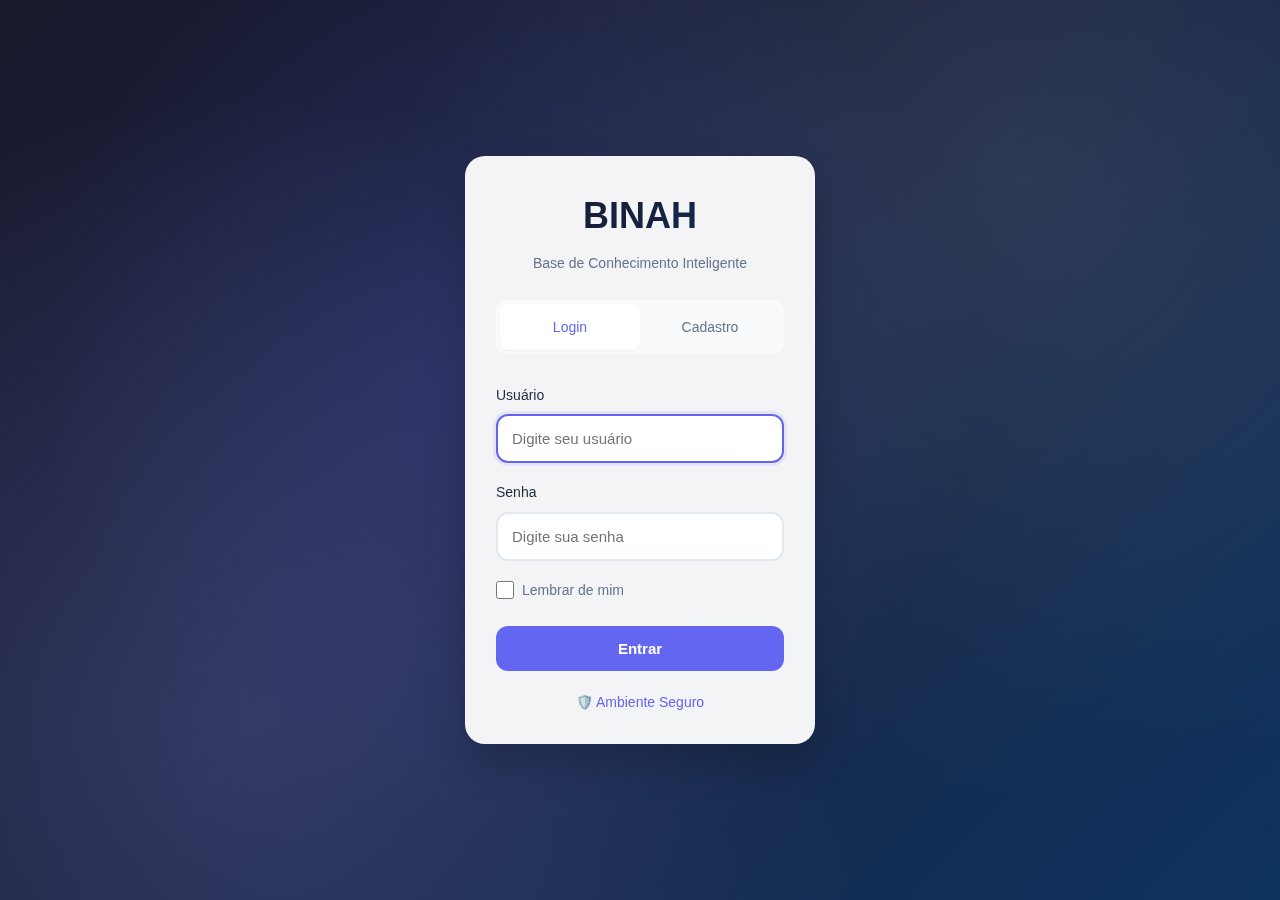
<file: BINAH-frontend-fixed/index.html>
<!DOCTYPE html>
<html lang="pt-BR">
<head>
    <meta charset="UTF-8">
    <meta name="viewport" content="width=device-width, initial-scale=1.0">
    <title>BINAH - Base de Conhecimento Inteligente</title>
    <link rel="stylesheet" href="src/styles/main.css">

</head>
<body>
    <!-- Header -->
    <header class="header" id="header">
        <div class="header-content">
            <div class="logo" onclick="showHome()">BINAH</div>
            <div class="compact-search" id="compactSearchContainer" style="display: none; flex: 1; max-width: 400px; margin: 0 20px; height: 100%; align-items: center;">
                <input type="text" id="compactSearchInput" placeholder="Buscar..." onclick="handleCompactSearchClick()" onkeypress="if(event.key==='Enter') performSearch()" style="width: 100%; height: 40px; padding: 0 16px; background: rgba(255,255,255,0.9); border: 1px solid rgba(0,0,0,0.2); border-radius: 10px; color: var(--dark); font-size: 14px; box-sizing: border-box;">
            </div>
            <div class="header-actions">
                <button class="header-btn" id="latestPostsBtn" onclick="showLatestPosts()">🕒 Últimos Posts</button>
                <button class="header-btn" id="dashboardBtn" onclick="openDashboard()" style="display: none;">📊 Dashboard</button>
                <button class="header-btn" id="newTopicBtn" onclick="openNewTopicModal()" style="display: none;">➕ Novo</button>
                <button class="header-btn" id="viewToggleBtn" onclick="toggleView()">📊 Board</button>
                <div class="status-bar" id="statusBar">
                    <div class="db-indicator" id="dbIndicator" style="display: none;"></div>
                    <span id="dbStatusText" style="display: none;">Local</span>
                </div>
            </div>
        </div>
    </header>

    <!-- Hero Section -->
    <div class="hero-section" id="heroSection">
        <div class="container">
            <p class="hero-subtitle">Encontre soluções rápidas e precisas.</p>
            
            <!-- Quick Access - ACIMA da busca -->
            <div class="quick-access" id="quickAccess">
                <button class="quick-btn" onclick="quickSearch('Máquinas')">⚙️ Máquinas</button>
                <button class="quick-btn" onclick="quickSearch('Dosadoras')">💧 Dosadoras</button>
                <button class="quick-btn" onclick="quickSearch('Manutenção')">🔧 Manutenção</button>
                <button class="quick-btn" onclick="quickSearch('Erros')">⚠️ Erros</button>
                <button class="quick-btn" onclick="quickSearch('Procedimentos')">📋 Procedimentos</button>
            </div>

            <!-- Search Container - ABAIXO dos botões -->
            <div class="search-container">
                <input type="text" 
                       class="search-box" 
                       id="mainSearchInput" 
                       placeholder="Digite sua busca... (ex: dosadora, erro, máquina)"
                       onkeypress="if(event.key==='Enter') performSearch()">
                <button class="search-btn" onclick="performSearch()">🔍</button>
                
                <!-- Live Search Results -->
                <div class="live-search-results" id="liveSearchResults"></div>
            </div>
        </div>
    </div>

    <!-- Main Content -->
    <div class="container">
        <div class="main-content" id="mainContent">
            <!-- View Controls -->
            <div class="view-controls">
                <div class="results-info">
                    <h2>Resultados da Busca</h2>
                    <div class="results-count"><span id="resultCount">0</span> tópicos encontrados</div>
                </div>
                <div class="view-options">
                    <!-- Botões movidos para header -->
                </div>
            </div>

            <!-- Results List View -->
            <div class="results-list-view active" id="resultsListView"></div>

            <!-- Board View -->
            <div class="board-view" id="boardView">
                <div class="board-column" data-category="Máquinas" ondrop="drop(event)" ondragover="allowDrop(event)">
                    <div class="column-header">
                        <span>⚙️ Máquinas</span>
                        <span class="column-count">0</span>
                    </div>
                    <div class="column-cards"></div>
                </div>
                <div class="board-column" data-category="Dosadoras" ondrop="drop(event)" ondragover="allowDrop(event)">
                    <div class="column-header">
                        <span>💧 Dosadoras</span>
                        <span class="column-count">0</span>
                    </div>
                    <div class="column-cards"></div>
                </div>
                <div class="board-column" data-category="Manutenção" ondrop="drop(event)" ondragover="allowDrop(event)">
                    <div class="column-header">
                        <span>🔧 Manutenção</span>
                        <span class="column-count">0</span>
                    </div>
                    <div class="column-cards"></div>
                </div>
                <div class="board-column" data-category="Erros" ondrop="drop(event)" ondragover="allowDrop(event)">
                    <div class="column-header">
                        <span>⚠️ Erros</span>
                        <span class="column-count">0</span>
                    </div>
                    <div class="column-cards"></div>
                </div>
                <div class="board-column" data-category="Procedimentos" ondrop="drop(event)" ondragover="allowDrop(event)">
                    <div class="column-header">
                        <span>📋 Procedimentos</span>
                        <span class="column-count">0</span>
                    </div>
                    <div class="column-cards"></div>
                </div>
            </div>

            <!-- Topic View -->
            <div class="topic-view" id="topicView"></div>
        </div>
    </div>

    <!-- New Topic Modal -->
    <div class="modal" id="newTopicModal" onclick="closeModal(event)">
        <div class="modal-content new-topic-modal" onclick="event.stopPropagation()">
            <div class="new-topic-header">
                <h2>📝 Criar Novo Tópico</h2>
                <button onclick="closeModal()" class="close-btn">✕</button>
            </div>
            
            <div class="new-topic-content">
                <form onsubmit="saveTopic(event)" class="new-topic-form">
                    <div class="form-section">
                        <h3>Informações Básicas</h3>
                        <div class="form-row">
                            <div class="form-group full-width">
                                <label for="topicTitle">Título do Tópico *</label>
                                <input type="text" id="topicTitle" placeholder="Ex: Como configurar uma nova dosadora..." required>
                            </div>
                        </div>
                        
                        <div class="form-row">
                            <div class="form-group">
                                <label for="topicCategory">Categoria *</label>
                                <select id="topicCategory" required>
                                    <option value="">Selecione uma categoria</option>
                                    <option value="Máquinas">⚙️ Máquinas</option>
                                    <option value="Dosadoras">💧 Dosadoras</option>
                                    <option value="Manutenção">🔧 Manutenção</option>
                                    <option value="Erros">⚠️ Erros</option>
                                    <option value="Procedimentos">📋 Procedimentos</option>
                                </select>
                            </div>
                            
                            <div class="form-group">
                                <label for="topicKeywords">Palavras-chave</label>
                                <input type="text" id="topicKeywords" placeholder="dosadora, configuração, calibração">
                                <small>Separe as palavras por vírgula</small>
                            </div>
                        </div>
                    </div>
                    
                    <div class="form-section">
                        <h3>Conteúdo</h3>
                        <div class="form-group full-width">
                            <label for="topicContent">Descrição Completa *</label>
                            <textarea id="topicContent" rows="10" placeholder="Descreva detalhadamente o procedimento, solução ou informação..." required></textarea>
                            <small>Use parágrafos para organizar melhor o conteúdo</small>
                        </div>
                    </div>
                    
                    <div class="form-actions">
                        <button type="button" onclick="closeModal()" class="btn-cancel">Cancelar</button>
                        <button type="submit" class="btn-save">💾 Criar Tópico</button>
                    </div>
                </form>
            </div>
        </div>
    </div>

    <!-- Topic Popup -->
    <div class="topic-popup" id="topicPopup" onclick="closeTopicPopup(event)">
        <div class="topic-popup-content" onclick="event.stopPropagation()">
            <div class="topic-popup-header">
                <h2 style="margin: 0; color: var(--dark); font-size: 20px;">📄 Visualizar Tópico</h2>
                <button class="topic-popup-close" onclick="closeTopicPopup()" title="Fechar">✕</button>
            </div>
            <div class="topic-popup-body" id="topicPopupContent">
                <!-- Content will be dynamically loaded here -->
            </div>
        </div>
    </div>

    <!-- Dashboard Popup -->
    <div class="dashboard-popup" id="dashboardPopup" onclick="closeDashboard(event)">
        <div class="dashboard-content" onclick="event.stopPropagation()">
            <div class="dashboard-header">
                <div class="dashboard-title">
                    🏷️ Dashboard Administrativo
                </div>
                <button class="dashboard-close" onclick="closeDashboard()" title="Fechar">✕</button>
            </div>
            <div class="dashboard-body">
                <!-- Stats Cards -->
                <div class="stats-grid" id="statsGrid">
                    <div class="stat-card posts">
                        <div class="stat-header">
                            <div class="stat-title">Total de Posts</div>
                            <div class="stat-icon">📄</div>
                        </div>
                        <div class="stat-value" id="totalPosts">0</div>
                        <div class="stat-change positive" id="postsChange">
                            ↗️ +0 esta semana
                        </div>
                    </div>
                    
                    <div class="stat-card users">
                        <div class="stat-header">
                            <div class="stat-title">Usuários Ativos</div>
                            <div class="stat-icon">👥</div>
                        </div>
                        <div class="stat-value" id="totalUsers">0</div>
                        <div class="stat-change positive" id="usersChange">
                            ↗️ +0 novos
                        </div>
                    </div>
                    
                    <div class="stat-card views">
                        <div class="stat-header">
                            <div class="stat-title">Visualizações</div>
                            <div class="stat-icon">👁️</div>
                        </div>
                        <div class="stat-value" id="totalViews">0</div>
                        <div class="stat-change positive" id="viewsChange">
                            ↗️ +0 hoje
                        </div>
                    </div>
                    
                    <div class="stat-card categories">
                        <div class="stat-header">
                            <div class="stat-title">Categorias</div>
                            <div class="stat-icon">📂</div>
                        </div>
                        <div class="stat-value" id="totalCategories">5</div>
                        <div class="stat-change" id="categoriesChange">
                            ✅ Todas ativas
                        </div>
                    </div>
                </div>

                <!-- Dashboard Sections -->
                <div class="dashboard-sections">
                    <!-- Recent Posts -->
                    <div class="dashboard-section">
                        <div class="section-title">
                            📋 Posts Recentes
                        </div>
                        <div class="recent-posts" id="recentPostsList">
                            <!-- Posts will be loaded here -->
                        </div>
                    </div>
                    
                    <!-- Quick Actions -->
                    <div class="dashboard-section">
                        <div class="section-title">
                            ⚡ Ações Rápidas
                        </div>
                        <div class="quick-actions">
                            <div class="quick-action" onclick="openNewTopicModal(); closeDashboard();">
                                <div class="quick-action-icon">➕</div>
                                <div class="quick-action-text">Criar Novo Post</div>
                            </div>
                            <div class="quick-action" onclick="showLatestPosts(); closeDashboard();">
                                <div class="quick-action-icon">🕒</div>
                                <div class="quick-action-text">Ver Últimos Posts</div>
                            </div>
                            <div class="quick-action" onclick="exportData();">
                                <div class="quick-action-icon">📊</div>
                                <div class="quick-action-text">Exportar Dados</div>
                            </div>
                            <div class="quick-action" onclick="showSystemInfo();">
                                <div class="quick-action-icon">⚙️</div>
                                <div class="quick-action-text">Info do Sistema</div>
                            </div>
                        </div>
                    </div>
                </div>
            </div>
        </div>
    </div>

    <!-- User Profile Modal -->
    <div class="modal" id="userProfileModal" onclick="closeUserProfile(event)">
        <div class="modal-content profile-modal" onclick="event.stopPropagation()">
            <!-- Header -->
            <div class="profile-header">
                <h2>👤 Meu Perfil</h2>
                <button onclick="closeUserProfile()" class="close-btn">✕</button>
            </div>
            
            <!-- Profile Content -->
            <div class="profile-content">
                <!-- User Card -->
                <div class="profile-user-card">
                    <div class="profile-avatar">👤</div>
                    <h3 id="profileUsername">Usuário</h3>
                    <span id="profileRole" class="profile-role-badge">Usuário</span>
                    <p class="profile-join-date">Membro desde <span id="profileJoinDate">2024</span></p>
                </div>
                
                <!-- Stats Grid -->
                <div class="profile-stats">
                    <div class="stat-card">
                        <div class="stat-icon">📝</div>
                        <div class="stat-number" id="profilePostsCount">0</div>
                        <div class="stat-label">Tópicos Criados</div>
                    </div>
                    <div class="stat-card">
                        <div class="stat-icon">👁️</div>
                        <div class="stat-number" id="profileTotalViews">0</div>
                        <div class="stat-label">Total de Visualizações</div>
                    </div>
                    <div class="stat-card">
                        <div class="stat-icon">👍</div>
                        <div class="stat-number" id="profileTotalLikes">0</div>
                        <div class="stat-label">Total de Curtidas</div>
                    </div>
                </div>
                
                <!-- Tabs -->
                <div class="profile-tabs">
                    <button class="tab-btn active" onclick="switchProfileTab('topics')">📝 Meus Tópicos</button>
                    <button class="tab-btn" onclick="switchProfileTab('account')">⚙️ Conta</button>
                </div>
                
                <!-- Topics Tab -->
                <div id="profileTabTopics" class="profile-tab-content active">
                    <div class="topics-header">
                        <h4>Seus Tópicos Publicados</h4>
                        <button onclick="openNewTopicModal(); closeUserProfile();" class="btn-create-post">➕ Criar Novo Tópico</button>
                    </div>
                    <div id="userTopicsList" class="user-topics-list">
                        <div class="loading-topics">
                            <div class="loading-icon">📄</div>
                            <p>Carregando seus tópicos...</p>
                        </div>
                    </div>
                </div>
                
                <!-- Account Tab -->
                <div id="profileTabAccount" class="profile-tab-content">
                    <div class="account-info">
                        <h4>Informações da Conta</h4>
                        <div class="form-group">
                            <label>Nome de Usuário</label>
                            <input type="text" id="profileEditUsername" readonly>
                        </div>
                        <div class="form-group">
                            <label>Tipo de Conta</label>
                            <input type="text" id="profileEditRole" readonly>
                        </div>
                        <div class="form-group">
                            <label>Último Login</label>
                            <input type="text" id="profileLastLogin" readonly>
                        </div>
                    </div>
                    
                    <div class="security-section">
                        <h4>Segurança</h4>
                        <button onclick="openChangePassword()" class="btn-change-password">🔑 Alterar Senha</button>
                    </div>
                </div>
            </div>
        </div>
    </div>

    <!-- Change Password Modal -->
    <div class="modal" id="changePasswordModal" onclick="closeChangePassword(event)">
        <div class="modal-content change-password-modal" onclick="event.stopPropagation()">
            <div class="modal-header">
                <h3>🔑 Alterar Senha</h3>
                <button onclick="closeChangePassword()" class="close-btn">✕</button>
            </div>
            <form onsubmit="saveNewPassword(event)" class="change-password-form">
                <div class="form-group">
                    <label>Senha Atual</label>
                    <input type="password" id="currentPassword" required>
                </div>
                <div class="form-group">
                    <label>Nova Senha</label>
                    <input type="password" id="newPassword" required minlength="6">
                </div>
                <div class="form-group">
                    <label>Confirmar Nova Senha</label>
                    <input type="password" id="confirmPassword" required minlength="6">
                </div>
                <div class="form-actions">
                    <button type="button" onclick="closeChangePassword()" class="btn-cancel">Cancelar</button>
                    <button type="submit" class="btn-save">💾 Alterar Senha</button>
                </div>
            </form>
        </div>
    </div>

    <!-- Database Status Indicator (Admin Only) -->
    <div class="db-status" id="dbStatusIndicator" onclick="openDbModal()" style="display: none;">
        <div class="db-indicator"></div>
        <span id="dbStatusIndicatorText">Database: Modo Local</span>
    </div>

    <!-- Save Status Indicator -->
    <div class="save-status" id="saveStatus">
        <div class="save-indicator">💾</div>
        <span>Salvando...</span>
    </div>

    <!-- JavaScript Files -->
    <script src="src/services/auth.js"></script>
    <script src="src/services/api.js"></script>
    <script src="src/components/app.js"></script>
    
    <!-- Authentication Check -->
    <script>
        document.addEventListener('DOMContentLoaded', () => {
            // Verificar autenticação antes de carregar a aplicação
            if (!window.binahAuth.isLoggedIn()) {
                console.log('🚫 Usuário não autenticado - redirecionando para login');
                window.location.href = 'login.html';
                return;
            }

            console.log('✅ Usuário autenticado:', window.binahAuth.getCurrentUser().username);
            
            // Configurar interface baseada no tipo de usuário
            const currentUser = window.binahAuth.getCurrentUser();
            const newTopicBtn = document.getElementById('newTopicBtn');
            const dashboardBtn = document.getElementById('dashboardBtn');
            const dbIndicator = document.getElementById('dbIndicator');
            const dbStatusText = document.getElementById('dbStatusText');
            const dbStatusIndicator = document.getElementById('dbStatusIndicator');
            
            // Todos os usuários podem criar posts
            if (newTopicBtn) newTopicBtn.style.display = 'block';
            
            if (currentUser.role === 'admin') {
                // Recursos exclusivos para admins
                if (dashboardBtn) dashboardBtn.style.display = 'block';
                
                // Mostrar indicadores de banco apenas para admins
                if (dbIndicator) dbIndicator.style.display = 'inline-block';
                if (dbStatusText) dbStatusText.style.display = 'inline';
                if (dbStatusIndicator) dbStatusIndicator.style.display = 'flex';
                
                console.log('🔑 Permissões de administrador ativadas');
            } else {
                console.log('👤 Usuário comum - pode criar e visualizar tópicos');
            }
            
            // Adicionar informações do usuário no header
            const userInfo = document.createElement('div');
            userInfo.style.cssText = `
                display: flex;
                align-items: center;
                gap: 10px;
                font-size: 13px;
                color: rgba(255,255,255,0.8);
            `;
            
            userInfo.innerHTML = `
                <span>👤 ${currentUser.username} ${currentUser.role === 'admin' ? '(Admin)' : '(Usuário)'}</span>
                <button onclick="openUserProfile()" style="
                    background: rgba(255,255,255,0.1);
                    color: white;
                    border: 1px solid rgba(255,255,255,0.2);
                    padding: 6px 12px;
                    border-radius: 6px;
                    cursor: pointer;
                    font-size: 12px;
                    transition: all 0.3s;
                    margin-right: 8px;
                " onmouseover="this.style.background='rgba(255,255,255,0.2)'" onmouseout="this.style.background='rgba(255,255,255,0.1)'">
                    👤 Perfil
                </button>
                <button onclick="logout()" style="
                    background: rgba(255,255,255,0.1);
                    color: white;
                    border: 1px solid rgba(255,255,255,0.2);
                    padding: 6px 12px;
                    border-radius: 6px;
                    cursor: pointer;
                    font-size: 12px;
                    transition: all 0.3s;
                " onmouseover="this.style.background='rgba(255,255,255,0.2)'" onmouseout="this.style.background='rgba(255,255,255,0.1)'">
                    🚪 Sair
                </button>
            `;
            
            const statusBar = document.querySelector('.status-bar');
            if (statusBar) {
                statusBar.appendChild(userInfo);
            }
        });

        // Variáveis globais para paginação
        let currentPage = 1;
        let postsPerPage = 5;
        let userPosts = [];
        
        
        async function loadUserStatistics(username) {
            try {
                // Buscar todos os tópicos
                const allTopics = await window.binahAPI.getTopics();
                
                // Filtrar tópicos do usuário
                userPosts = allTopics.filter(topic => topic.author === username);
                
                // Calcular estatísticas
                const totalPosts = userPosts.length;
                const totalViews = userPosts.reduce((sum, post) => sum + (post.views || 0), 0);
                const totalLikes = userPosts.reduce((sum, post) => sum + (post.helpful || 0), 0);
                
                // Atualizar interface
                document.getElementById('profilePostsCount').textContent = totalPosts;
                document.getElementById('profileTotalViews').textContent = totalViews;
                document.getElementById('profileTotalLikes').textContent = totalLikes;
                
                // Resetar paginação e carregar lista
                currentPage = 1;
                renderUserPostsList();
                
            } catch (error) {
                console.error('Erro ao carregar estatísticas:', error);
                document.getElementById('userPostsList').innerHTML = `
                    <div style="text-align: center; padding: 40px; color: var(--danger);">
                        <div style="font-size: 32px; margin-bottom: 10px;">❌</div>
                        <p>Erro ao carregar seus tópicos</p>
                    </div>
                `;
            }
        }
        
        function renderUserPostsList() {
            const container = document.getElementById('userPostsList');
            const startIndex = (currentPage - 1) * postsPerPage;
            const endIndex = startIndex + postsPerPage;
            const pagesPosts = userPosts.slice(startIndex, endIndex);
            
            if (userPosts.length === 0) {
                container.innerHTML = `
                    <div style="text-align: center; padding: 40px; color: var(--secondary);">
                        <div style="font-size: 32px; margin-bottom: 10px;">📝</div>
                        <p>Você ainda não criou nenhum tópico</p>
                        <button onclick="closeUserProfile(); app?.openNewTopicModal();" style="
                            background: var(--primary);
                            color: white;
                            border: none;
                            padding: 10px 16px;
                            border-radius: 8px;
                            cursor: pointer;
                            margin-top: 15px;
                            font-size: 14px;
                        ">➕ Criar Primeiro Tópico</button>
                    </div>
                `;
            } else {
                container.innerHTML = pagesPosts.map(post => `
                    <div onclick="viewPostFromProfile(${post.id})" style="
                        background: var(--light);
                        border: 1px solid var(--border);
                        border-radius: 10px;
                        padding: 15px;
                        margin-bottom: 12px;
                        cursor: pointer;
                        transition: all 0.3s ease;
                    " onmouseover="this.style.transform='translateY(-2px)'; this.style.boxShadow='var(--shadow)'" onmouseout="this.style.transform='translateY(0)'; this.style.boxShadow='none'">
                        <div style="display: flex; justify-content: between; align-items: start; margin-bottom: 10px;">
                            <h5 style="margin: 0; color: var(--dark); font-size: 16px; flex: 1;">${post.title}</h5>
                            <div style="display: flex; gap: 15px; margin-left: 15px;">
                                <div style="display: flex; align-items: center; gap: 4px; font-size: 12px; color: var(--secondary);">
                                    <span>👁️</span>
                                    <span>${post.views || 0}</span>
                                </div>
                                <div style="display: flex; align-items: center; gap: 4px; font-size: 12px; color: var(--secondary);">
                                    <span>❤️</span>
                                    <span>${post.helpful || 0}</span>
                                </div>
                            </div>
                        </div>
                        <div style="display: flex; justify-content: space-between; align-items: center;">
                            <span style="
                                background: ${getCategoryColor(post.category)}20;
                                color: ${getCategoryColor(post.category)};
                                padding: 4px 8px;
                                border-radius: 12px;
                                font-size: 11px;
                                font-weight: 500;
                            ">${getCategoryIcon(post.category)} ${post.category}</span>
                            <span style="font-size: 11px; color: var(--secondary);">
                                ${new Date(post.date || post.created_date).toLocaleDateString('pt-BR')}
                            </span>
                        </div>
                    </div>
                `).join('');
            }
            
            updatePaginationControls();
        }
        
        function updatePaginationControls() {
            const totalPages = Math.ceil(userPosts.length / postsPerPage);
            const prevBtn = document.getElementById('prevPageBtn');
            const nextBtn = document.getElementById('nextPageBtn');
            const pageInfo = document.getElementById('pageInfo');
            
            prevBtn.disabled = currentPage === 1;
            nextBtn.disabled = currentPage === totalPages;
            pageInfo.textContent = `${currentPage} / ${Math.max(1, totalPages)}`;
            
            if (totalPages <= 1) {
                prevBtn.style.display = 'none';
                nextBtn.style.display = 'none';
            } else {
                prevBtn.style.display = 'block';
                nextBtn.style.display = 'block';
            }
        }
        
        function previousPage() {
            if (currentPage > 1) {
                currentPage--;
                renderUserPostsList();
            }
        }
        
        function nextPage() {
            const totalPages = Math.ceil(userPosts.length / postsPerPage);
            if (currentPage < totalPages) {
                currentPage++;
                renderUserPostsList();
            }
        }
        
        function viewPostFromProfile(postId) {
            // Close profile modal first
            closeUserProfile();
            
            // Wait a bit for the modal to close before opening the topic
            setTimeout(() => {
                if (window.app) {
                    window.app.viewTopic(postId);
                }
            }, 100);
        }
        
        function getCategoryColor(category) {
            const colors = {
                'Máquinas': '#3b82f6',
                'Dosadoras': '#06b6d4',
                'Manutenção': '#10b981',
                'Erros': '#f59e0b',
                'Procedimentos': '#8b5cf6'
            };
            return colors[category] || '#6b7280';
        }
        
        function getCategoryIcon(category) {
            const icons = {
                'Máquinas': '⚙️',
                'Dosadoras': '💧',
                'Manutenção': '🔧',
                'Erros': '⚠️',
                'Procedimentos': '📋'
            };
            return icons[category] || '📄';
        }
        
        function closeUserProfile(event) {
            // Only close if clicking on backdrop or close button
            if (event && event.target !== event.currentTarget && !event.target.classList.contains('close-btn')) {
                return;
            }
            
            const modal = document.getElementById('userProfileModal');
            const header = document.getElementById('header');
            
            if (modal) {
                modal.style.display = 'none';
            }
            
            // Remove dark theme from header
            if (header) {
                header.classList.remove('dark-theme');
            }
        }
        
        function changePassword() {
            // Implementar modal de mudança de senha
            alert('Funcionalidade de alteração de senha será implementada em versão futura');
        }

        // Função global de logout
        function logout() {
            if (confirm('Deseja realmente sair do sistema?')) {
                window.binahAuth.logout();
                window.location.href = 'login.html';
            }
        }

        // Monitoramento de segurança contínuo
        setInterval(() => {
            if (!window.binahAuth.isLoggedIn()) {
                console.warn('🚨 Sessão expirada - redirecionando para login');
                window.location.href = 'login.html';
            }
        }, 30000); // Verifica a cada 30 segundos

        // Proteção contra manipulação de sessão
        (function() {
            const originalFetch = window.fetch;
            window.fetch = function(...args) {
                if (!window.binahAuth.isLoggedIn()) {
                    console.error('🚫 Acesso negado - usuário não autenticado');
                    window.location.href = 'login.html';
                    return Promise.reject('Unauthorized');
                }
                return originalFetch.apply(this, arguments);
            };
        })();
    </script>
</body>
</html>
</file>
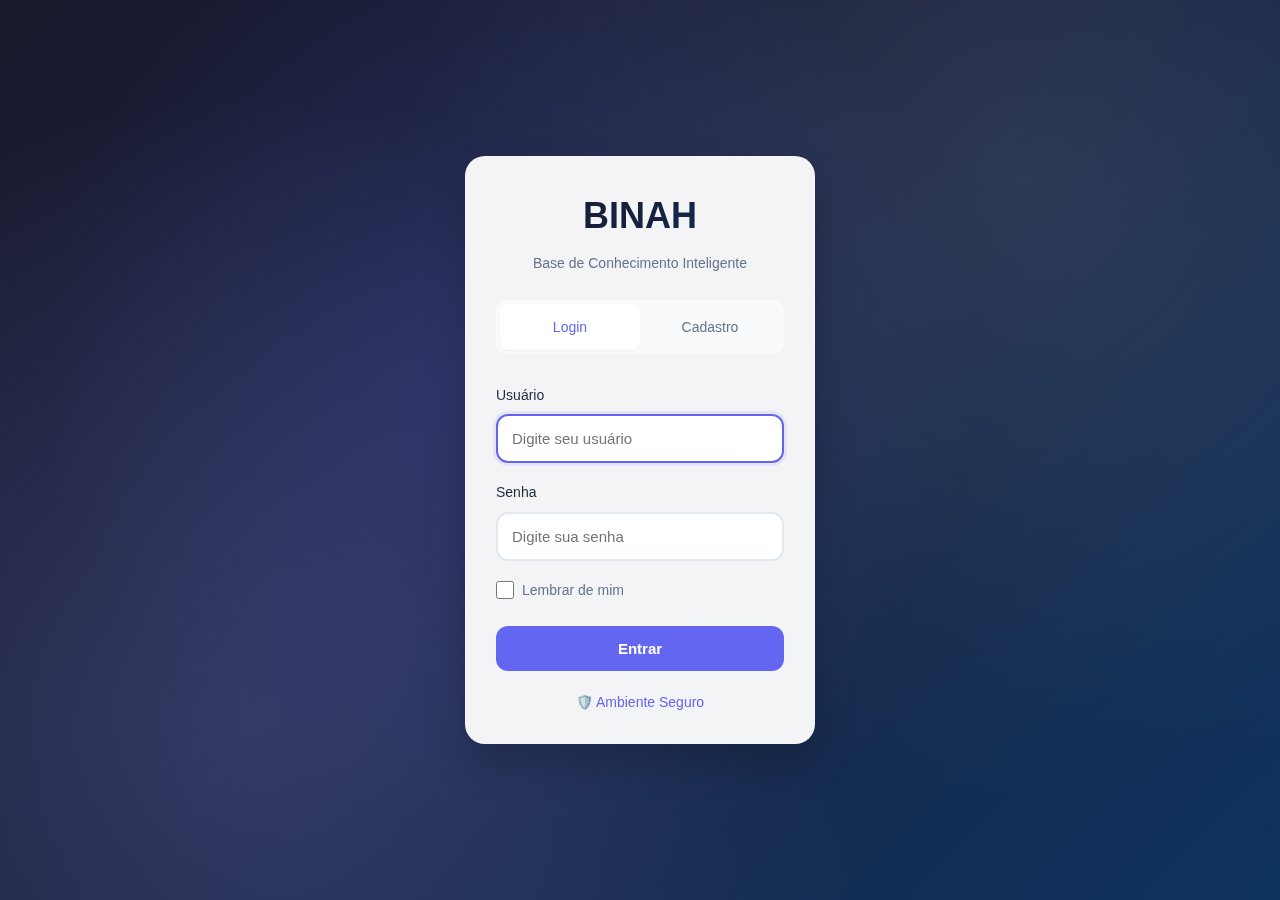
<file: BINAH-frontend-fixed/index_backup.html>
<!DOCTYPE html>
<html lang="pt-BR">
<head>
    <meta charset="UTF-8">
    <meta name="viewport" content="width=device-width, initial-scale=1.0">
    <title>BINAH - Base de Conhecimento Inteligente</title>
    <meta http-equiv="Content-Security-Policy" content="default-src 'self'; script-src 'self' 'unsafe-inline'; style-src 'self' 'unsafe-inline'; font-src 'self'; img-src 'self' data: https:; connect-src 'self' http://localhost:3001; object-src 'none'; base-uri 'self';">
    <meta name="description" content="BINAH - Base de Conhecimento Inteligente - Sistema de gestão de conhecimento técnico">
    <meta name="keywords" content="base de conhecimento, gestão, técnico, busca, organização">
    <link rel="stylesheet" href="assets/css/index.css">
</head>
<body>
    <!-- Header sempre visível -->
        * {
            margin: 0;
            padding: 0;
            box-sizing: border-box;
        }

        body {
            font-family: -apple-system, BlinkMacSystemFont, 'Segoe UI', 'Roboto', 'Oxygen', 'Ubuntu', 'Cantarell', sans-serif;
            background: linear-gradient(135deg, #1a1a2e 0%, #16213e 50%, #0f3460 100%);
            color: var(--text);
            line-height: 1.6;
            min-height: 100vh;
            overflow-x: hidden;
            overflow-y: auto;
        }

        body.searched {
            background: #fff;
        }

        .container {
            max-width: 1200px;
            margin: 0 auto;
            padding: 0 20px;
        }

        /* ========== HEADER (SEMPRE VISÍVEL) ========== */
        .header {
            background: rgba(26, 26, 46, 0.95);
            backdrop-filter: blur(10px);
            border-bottom: 1px solid rgba(255,255,255,0.1);
            position: fixed;
            top: 0;
            left: 0;
            right: 0;
            z-index: 100;
            transition: all 0.3s ease;
            opacity: 1;
            visibility: visible;
            height: 80px;
        }

        .header.compact {
            opacity: 1;
            visibility: visible;
            background: rgba(255, 255, 255, 0.95);
            border-bottom: 1px solid rgba(0,0,0,0.1);
            height: 80px;
        }

        .header.compact .logo {
            color: var(--dark);
            background: linear-gradient(135deg, #1a1a2e 0%, #16213e 50%, #0f3460 100%);
            background-clip: text;
            -webkit-background-clip: text;
            -webkit-text-fill-color: transparent;
        }

        .header.compact .header-btn {
            background: rgba(26, 26, 46, 0.1);
            color: var(--dark);
            border-color: rgba(26, 26, 46, 0.2);
        }

        .header.compact .header-btn:hover {
            background: rgba(26, 26, 46, 0.15);
        }

        .header.compact .status-bar {
            color: var(--secondary);
        }

        .header-content {
            display: flex;
            justify-content: space-between;
            align-items: center;
            padding: 0 20px;
            height: 100%;
            gap: 20px;
            max-width: 1200px;
            margin: 0 auto;
        }

        .logo {
            font-size: 32px;
            font-weight: 800;
            background: linear-gradient(135deg, #ffffff 0%, #a5b4fc 50%, #6366f1 100%);
            background-clip: text;
            -webkit-background-clip: text;
            -webkit-text-fill-color: transparent;
            cursor: pointer;
            transition: all 0.3s;
            white-space: nowrap;
        }

        .header.compact .logo {
            font-size: 28px;
        }

        .header-actions {
            display: flex;
            align-items: center;
            gap: 15px;
            height: 100%;
            flex-shrink: 0;
        }

        .header-btn {
            padding: 10px 16px;
            background: rgba(255,255,255,0.15);
            color: white;
            border: none;
            border-radius: 10px;
            font-size: 14px;
            font-weight: 500;
            cursor: pointer;
            transition: all 0.3s;
            backdrop-filter: blur(10px);
            border: 1px solid rgba(255,255,255,0.2);
            display: flex;
            align-items: center;
            gap: 8px;
            height: 40px;
            white-space: nowrap;
        }

        .header-btn:hover {
            background: rgba(255,255,255,0.25);
            transform: translateY(-1px);
        }

        .status-bar {
            display: flex;
            gap: 15px;
            align-items: center;
            font-size: 13px;
            color: rgba(255,255,255,0.8);
            height: 100%;
            flex-wrap: wrap;
        }

        .db-indicator {
            width: 8px;
            height: 8px;
            border-radius: 50%;
            background: var(--warning);
            display: inline-block;
            margin-right: 8px;
            animation: pulse 2s infinite;
        }

        .db-indicator.connected {
            background: var(--success);
        }

        /* ========== HERO SECTION ========== */
        .hero-section {
            min-height: calc(100vh - 80px);
            display: flex;
            flex-direction: column;
            justify-content: center;
            align-items: center;
            text-align: center;
            padding: 50px 20px 50px 20px;
            margin-top: 80px;
            transition: all 0.5s cubic-bezier(0.4, 0, 0.2, 1);
        }

        .hero-section.hidden {
            display: none !important;
        }

        .hero-title {
            background: linear-gradient(135deg, #ffffff 0%, #a5b4fc 50%, #6366f1 100%);
            background-clip: text;
            -webkit-background-clip: text;
            -webkit-text-fill-color: transparent;
            font-size: 48px;
            font-weight: 800;
            margin-bottom: 15px;
            text-shadow: 0 4px 20px rgba(0,0,0,0.3);
            animation: fadeInUp 0.8s ease both;
        }

        .hero-subtitle {
            color: rgba(255,255,255,0.85);
            font-size: 18px;
            margin-bottom: 50px;
            font-weight: 300;
            animation: fadeInUp 0.8s ease 0.2s both;
        }

        /* ========== QUICK ACCESS (ACIMA DA BUSCA) ========== */
        .quick-access {
            display: grid;
            grid-template-columns: repeat(5, 1fr);
            gap: 12px;
            margin-bottom: 30px;
            animation: fadeInUp 0.8s ease 0.4s both;
            max-width: 700px;
            width: 100%;
        }

        .quick-btn {
            background: rgba(255,255,255,0.15);
            color: white;
            padding: 10px 16px;
            border-radius: 20px;
            border: none;
            font-size: 13px;
            font-weight: 500;
            cursor: pointer;
            transition: all 0.3s;
            backdrop-filter: blur(10px);
            border: 1px solid rgba(255,255,255,0.2);
        }

        .quick-btn:hover {
            background: rgba(255,255,255,0.25);
            transform: translateY(-2px);
            box-shadow: var(--shadow-lg);
        }

        /* ========== SEARCH CONTAINER (ABAIXO DOS BOTÕES) ========== */
        .search-container {
            position: relative;
            width: 100%;
            max-width: 700px;
            animation: fadeInUp 0.8s ease 0.6s both;
            margin: 0 auto;
            display: flex;
            justify-content: center;
            align-items: center;
        }

        .search-box {
            width: 100%;
            padding: 22px 70px 22px 28px;
            font-size: 18px;
            border: none;
            border-radius: 50px;
            background: rgba(255,255,255,0.95);
            color: var(--dark);
            box-shadow: var(--shadow-xl);
            transition: all 0.3s ease;
            backdrop-filter: blur(10px);
            margin: 0 auto;
            display: block;
        }

        .search-box:focus {
            outline: none;
            transform: scale(1.02);
            box-shadow: 0 15px 50px rgba(0,0,0,0.25);
            background: white;
        }

        .search-box::placeholder {
            color: var(--secondary);
            opacity: 0.8;
        }

        .search-btn {
            position: absolute;
            right: 8px;
            top: 50%;
            transform: translateY(-50%);
            background: linear-gradient(135deg, #667eea, #764ba2);
            color: white;
            border: none;
            border-radius: 50%;
            width: 50px;
            height: 50px;
            cursor: pointer;
            font-size: 18px;
            transition: all 0.3s;
            box-shadow: var(--shadow);
        }

        .search-btn:hover {
            transform: translateY(-50%) scale(1.1);
            box-shadow: var(--shadow-lg);
        }

        /* ========== LIVE SEARCH ========== */
        .live-search-results {
            position: absolute;
            top: 100%;
            left: 0;
            right: 0;
            background: white;
            border-radius: 16px;
            box-shadow: var(--shadow-xl);
            max-height: 400px;
            overflow-y: auto;
            z-index: 200;
            margin-top: 8px;
            opacity: 0;
            transform: translateY(-10px);
            visibility: hidden;
            transition: all 0.3s ease;
        }

        .live-search-results.active {
            opacity: 1;
            transform: translateY(0);
            visibility: visible;
        }

        .live-result-item {
            display: flex;
            justify-content: space-between;
            align-items: center;
            padding: 16px 20px;
            border-bottom: 1px solid var(--border);
            cursor: pointer;
            transition: all 0.2s;
        }

        .live-result-item:hover {
            background: var(--light);
            padding-left: 24px;
        }

        .live-result-item:last-child {
            border-bottom: none;
        }

        .live-result-title {
            font-weight: 600;
            color: var(--dark);
            margin-bottom: 4px;
        }

        .live-result-category {
            font-size: 12px;
            padding: 4px 8px;
            background: var(--primary);
            color: white;
            border-radius: 12px;
            white-space: nowrap;
        }

        /* ========== MAIN CONTENT ========== */
        .main-content {
            opacity: 0;
            visibility: hidden;
            transform: translateY(20px);
            transition: all 0.5s ease;
            background: white;
            min-height: calc(100vh - 80px);
            padding: 20px 0;
            margin-top: 80px;
            position: relative;
            z-index: 5;
        }

        .main-content.active {
            opacity: 1 !important;
            visibility: visible !important;
            transform: translateY(0) !important;
            display: block !important;
        }

        /* ========== VIEW CONTROLS ========== */
        .view-controls {
            display: flex;
            justify-content: space-between;
            align-items: center;
            margin-bottom: 30px;
            padding: 20px 0;
            border-bottom: 1px solid var(--border);
        }

        .results-info h2 {
            color: var(--dark);
            font-size: 28px;
            font-weight: 700;
            margin-bottom: 8px;
        }

        .results-count {
            color: var(--secondary);
            font-size: 14px;
        }

        .view-options {
            display: flex;
            gap: 12px;
            align-items: center;
        }

        .btn {
            padding: 12px 24px;
            border-radius: 12px;
            border: none;
            font-size: 14px;
            font-weight: 500;
            cursor: pointer;
            transition: all 0.3s;
            display: inline-flex;
            align-items: center;
            gap: 8px;
        }

        .btn-primary {
            background: var(--primary);
            color: white;
        }

        .btn-secondary {
            background: var(--light);
            color: var(--secondary);
            border: 1px solid var(--border);
        }

        .btn:hover {
            transform: translateY(-2px);
            box-shadow: var(--shadow-lg);
        }

        /* ========== RESULTS ========== */
        .results-list-view {
            opacity: 0;
            visibility: hidden;
            transition: all 0.3s ease;
            position: relative;
            z-index: 10;
        }

        .results-list-view.active {
            opacity: 1 !important;
            visibility: visible !important;
            display: block !important;
        }

        .result-item {
            background: white;
            border: 1px solid var(--border);
            border-radius: 16px;
            padding: 24px;
            margin-bottom: 20px;
            cursor: pointer;
            transition: all 0.3s ease;
            position: relative;
        }

        .result-item:hover {
            transform: translateY(-2px);
            box-shadow: var(--shadow-lg);
            border-color: var(--primary);
        }

        .result-header {
            display: flex;
            justify-content: space-between;
            align-items: flex-start;
            margin-bottom: 15px;
            gap: 15px;
        }

        .result-header > div:first-child {
            flex: 1;
            min-width: 0;
        }

        .result-title {
            font-size: 20px;
            color: var(--primary);
            font-weight: 600;
            margin-bottom: 10px;
        }

        .result-meta {
            display: flex;
            flex-wrap: wrap;
            gap: 15px;
            align-items: center;
            margin-bottom: 12px;
        }

        .result-category {
            display: inline-flex;
            align-items: center;
            gap: 5px;
            padding: 6px 12px;
            border-radius: 20px;
            font-size: 13px;
            font-weight: 500;
            white-space: nowrap;
        }

        .result-stats {
            display: flex;
            flex-wrap: wrap;
            gap: 15px;
            color: var(--secondary);
            font-size: 13px;
        }

        .result-preview {
            color: var(--secondary);
            line-height: 1.6;
            margin-bottom: 15px;
        }

        .result-keywords {
            display: flex;
            flex-wrap: wrap;
            gap: 6px;
            margin-top: 12px;
        }

        .keyword-tag {
            font-size: 11px;
            padding: 4px 8px;
            background: var(--light);
            color: var(--secondary);
            border-radius: 12px;
            cursor: pointer;
            transition: all 0.2s;
            border: 1px solid transparent;
        }

        .keyword-tag:hover {
            background: var(--primary);
            color: white;
            transform: translateY(-1px);
        }

        .result-actions {
            display: flex;
            gap: 8px;
            opacity: 0;
            transition: all 0.3s;
        }

        .result-item:hover .result-actions {
            opacity: 1;
        }

        .btn-icon {
            background: transparent;
            border: none;
            padding: 8px;
            border-radius: 8px;
            cursor: pointer;
            transition: all 0.2s;
            font-size: 14px;
        }

        .btn-icon:hover {
            background: var(--light);
            transform: scale(1.1);
        }

        .btn-danger {
            background: var(--danger);
            color: white;
        }

        .btn-danger:hover {
            background: #dc2626;
            transform: translateY(-2px);
            box-shadow: var(--shadow-lg);
        }

        /* ========== HIGHLIGHT ========== */
        .highlight {
            background: rgba(255, 235, 59, 0.3);
            padding: 2px 4px;
            border-radius: 3px;
            font-weight: 600;
        }

        /* ========== BOARD VIEW ========== */
        .board-view {
            display: none;
            grid-template-columns: repeat(auto-fit, minmax(280px, 1fr));
            gap: 20px;
            margin-top: 20px;
        }

        .board-view.active {
            display: grid;
        }

        .board-column {
            background: var(--light);
            border-radius: 16px;
            padding: 20px;
            min-height: 500px;
            transition: all 0.3s;
        }

        .board-column:hover {
            transform: translateY(-2px);
            box-shadow: var(--shadow-lg);
        }

        .column-header {
            display: flex;
            justify-content: space-between;
            align-items: center;
            margin-bottom: 20px;
            padding-bottom: 15px;
            border-bottom: 2px solid var(--border);
            font-weight: 600;
            color: var(--dark);
        }

        .column-count {
            background: var(--primary);
            color: white;
            padding: 4px 10px;
            border-radius: 15px;
            font-size: 12px;
            font-weight: 500;
        }

        .column-cards {
            display: flex;
            flex-direction: column;
            gap: 15px;
        }

        .card {
            background: white;
            border: 1px solid var(--border);
            border-radius: 12px;
            padding: 16px;
            cursor: pointer;
            transition: all 0.3s;
            position: relative;
        }

        .card:hover {
            transform: translateY(-2px);
            box-shadow: var(--shadow);
        }

        .card-title {
            font-weight: 600;
            color: var(--dark);
            margin-bottom: 10px;
            font-size: 14px;
        }

        .card-preview {
            font-size: 12px;
            color: var(--secondary);
            margin-bottom: 12px;
            line-height: 1.4;
        }

        .card-meta {
            display: flex;
            justify-content: space-between;
            align-items: center;
            font-size: 11px;
        }

        .card-tags {
            display: flex;
            gap: 4px;
            flex-wrap: wrap;
        }

        .card-tag {
            background: var(--light);
            color: var(--secondary);
            padding: 2px 6px;
            border-radius: 8px;
            font-size: 10px;
        }

        .card-stats {
            display: flex;
            gap: 8px;
            color: var(--secondary);
        }

        .card-actions {
            position: absolute;
            top: 8px;
            right: 8px;
            display: none;
            gap: 4px;
        }

        .card:hover .card-actions {
            display: flex;
        }

        .btn-icon-small {
            padding: 4px;
            font-size: 12px;
            background: rgba(255,255,255,0.8);
            border: none;
            border-radius: 4px;
            cursor: pointer;
            transition: all 0.2s;
        }

        .btn-icon-small:hover {
            background: white;
            transform: scale(1.1);
        }

        /* ========== TOPIC VIEW ========== */
        .topic-view {
            opacity: 0;
            visibility: hidden;
            transition: all 0.3s ease;
            background: white;
            padding: 30px;
            border-radius: 16px;
            margin-top: 20px;
        }

        .topic-view.active {
            opacity: 1;
            visibility: visible;
        }

        /* ========== TOPIC POPUP ========== */
        .topic-popup {
            display: none;
            position: fixed;
            top: 0;
            left: 0;
            width: 100%;
            height: 100%;
            background: rgba(0,0,0,0.7);
            z-index: 2000;
            align-items: center;
            justify-content: center;
            backdrop-filter: blur(5px);
            padding: 20px;
            box-sizing: border-box;
        }

        .topic-popup.active {
            display: flex;
        }

        .topic-popup-content {
            background: white;
            border-radius: 20px;
            width: 100%;
            max-width: 900px;
            max-height: 90vh;
            overflow-y: auto;
            box-shadow: 0 25px 50px rgba(0,0,0,0.25);
            animation: slideInDown 0.3s ease;
            position: relative;
        }

        .topic-popup-header {
            position: sticky;
            top: 0;
            background: white;
            border-bottom: 1px solid var(--border);
            padding: 20px 30px;
            display: flex;
            justify-content: space-between;
            align-items: center;
            border-radius: 20px 20px 0 0;
            z-index: 10;
        }

        .topic-popup-close {
            background: none;
            border: none;
            font-size: 24px;
            cursor: pointer;
            padding: 8px;
            border-radius: 50%;
            transition: all 0.3s;
            color: var(--secondary);
            width: 40px;
            height: 40px;
            display: flex;
            align-items: center;
            justify-content: center;
        }

        .topic-popup-close:hover {
            background: var(--light);
            color: var(--danger);
            transform: scale(1.1);
        }

        .topic-popup-body {
            padding: 0 30px 30px 30px;
        }

        /* ========== DASHBOARD ========== */
        .dashboard-popup {
            display: none;
            position: fixed;
            top: 0;
            left: 0;
            width: 100%;
            height: 100%;
            background: rgba(0,0,0,0.8);
            z-index: 2500;
            align-items: center;
            justify-content: center;
            backdrop-filter: blur(8px);
            padding: 20px;
            box-sizing: border-box;
        }

        .dashboard-popup.active {
            display: flex;
        }

        .dashboard-content {
            background: white;
            border-radius: 20px;
            width: 100%;
            max-width: 1200px;
            max-height: 90vh;
            overflow-y: auto;
            box-shadow: 0 25px 50px rgba(0,0,0,0.3);
            animation: slideInDown 0.4s ease;
        }

        .dashboard-header {
            position: sticky;
            top: 0;
            background: linear-gradient(135deg, var(--primary) 0%, var(--primary-light) 100%);
            color: white;
            padding: 25px 30px;
            border-radius: 20px 20px 0 0;
            display: flex;
            justify-content: space-between;
            align-items: center;
            z-index: 10;
        }

        .dashboard-title {
            font-size: 24px;
            font-weight: 700;
            display: flex;
            align-items: center;
            gap: 12px;
        }

        .dashboard-close {
            background: rgba(255,255,255,0.2);
            border: none;
            color: white;
            font-size: 20px;
            cursor: pointer;
            padding: 10px;
            border-radius: 50%;
            width: 45px;
            height: 45px;
            display: flex;
            align-items: center;
            justify-content: center;
            transition: all 0.3s;
        }

        .dashboard-close:hover {
            background: rgba(255,255,255,0.3);
            transform: scale(1.1);
        }

        .dashboard-body {
            padding: 30px;
        }

        /* ========== STATS CARDS ========== */
        .stats-grid {
            display: grid;
            grid-template-columns: repeat(auto-fit, minmax(250px, 1fr));
            gap: 20px;
            margin-bottom: 30px;
        }

        .stat-card {
            background: linear-gradient(135deg, #f8fafc 0%, #e2e8f0 100%);
            border-radius: 16px;
            padding: 24px;
            border: 1px solid var(--border);
            transition: all 0.3s;
            position: relative;
            overflow: hidden;
        }

        .stat-card:hover {
            transform: translateY(-5px);
            box-shadow: var(--shadow-lg);
        }

        .stat-card::before {
            content: '';
            position: absolute;
            top: 0;
            left: 0;
            width: 100%;
            height: 4px;
            background: var(--primary);
        }

        .stat-card.posts::before {
            background: linear-gradient(90deg, #3b82f6, #1d4ed8);
        }

        .stat-card.users::before {
            background: linear-gradient(90deg, #10b981, #059669);
        }

        .stat-card.views::before {
            background: linear-gradient(90deg, #f59e0b, #d97706);
        }

        .stat-card.categories::before {
            background: linear-gradient(90deg, #8b5cf6, #7c3aed);
        }

        .stat-header {
            display: flex;
            justify-content: space-between;
            align-items: flex-start;
            margin-bottom: 15px;
        }

        .stat-title {
            color: var(--secondary);
            font-size: 14px;
            font-weight: 600;
            text-transform: uppercase;
            letter-spacing: 0.5px;
        }

        .stat-icon {
            font-size: 24px;
            opacity: 0.7;
        }

        .stat-value {
            font-size: 36px;
            font-weight: 800;
            color: var(--dark);
            margin-bottom: 8px;
            line-height: 1;
        }

        .stat-change {
            font-size: 12px;
            font-weight: 500;
            display: flex;
            align-items: center;
            gap: 4px;
        }

        .stat-change.positive {
            color: var(--success);
        }

        .stat-change.negative {
            color: var(--danger);
        }

        /* ========== DASHBOARD SECTIONS ========== */
        .dashboard-sections {
            display: grid;
            grid-template-columns: 2fr 1fr;
            gap: 30px;
            margin-top: 20px;
        }

        .dashboard-section {
            background: white;
            border-radius: 16px;
            padding: 24px;
            border: 1px solid var(--border);
            box-shadow: var(--shadow-sm);
        }

        .section-title {
            font-size: 18px;
            font-weight: 700;
            color: var(--dark);
            margin-bottom: 20px;
            display: flex;
            align-items: center;
            gap: 10px;
        }

        .recent-posts {
            max-height: 400px;
            overflow-y: auto;
        }

        .recent-post {
            display: flex;
            align-items: center;
            gap: 15px;
            padding: 12px;
            border-radius: 12px;
            margin-bottom: 10px;
            transition: all 0.2s;
            cursor: pointer;
        }

        .recent-post:hover {
            background: var(--light);
        }

        .recent-post-info {
            flex: 1;
            min-width: 0;
        }

        .recent-post-title {
            font-weight: 600;
            color: var(--dark);
            font-size: 14px;
            margin-bottom: 4px;
            white-space: nowrap;
            overflow: hidden;
            text-overflow: ellipsis;
        }

        .recent-post-meta {
            font-size: 12px;
            color: var(--secondary);
            display: flex;
            gap: 10px;
        }

        .category-badge {
            font-size: 10px;
            padding: 4px 8px;
            border-radius: 8px;
            font-weight: 600;
            white-space: nowrap;
        }

        /* ========== QUICK ACTIONS ========== */
        .quick-actions {
            display: flex;
            flex-direction: column;
            gap: 15px;
        }

        .quick-action {
            display: flex;
            align-items: center;
            gap: 12px;
            padding: 15px;
            border-radius: 12px;
            border: 2px solid var(--border);
            cursor: pointer;
            transition: all 0.3s;
            text-decoration: none;
            color: var(--dark);
        }

        .quick-action:hover {
            border-color: var(--primary);
            background: var(--light);
            transform: translateX(5px);
        }

        .quick-action-icon {
            font-size: 20px;
            width: 24px;
            text-align: center;
        }

        .quick-action-text {
            font-weight: 600;
            font-size: 14px;
        }

        /* ========== RESPONSIVE DASHBOARD ========== */
        @media (max-width: 768px) {
            .dashboard-content {
                max-width: calc(100vw - 20px);
                margin: 0 10px;
            }
            
            .dashboard-body {
                padding: 20px;
            }
            
            .stats-grid {
                grid-template-columns: repeat(auto-fit, minmax(200px, 1fr));
                gap: 15px;
            }
            
            .stat-card {
                padding: 20px;
            }
            
            .stat-value {
                font-size: 28px;
            }
            
            .dashboard-sections {
                grid-template-columns: 1fr;
                gap: 20px;
            }
            
            .dashboard-section {
                padding: 20px;
            }
        }

        .breadcrumb {
            display: flex;
            gap: 10px;
            font-size: 14px;
            color: var(--secondary);
        }

        .breadcrumb span {
            cursor: pointer;
            transition: all 0.2s;
        }

        .breadcrumb span:hover {
            color: var(--primary);
        }

        .topic-header {
            border-bottom: 1px solid var(--border);
            padding-bottom: 25px;
            margin-bottom: 30px;
        }

        .topic-title {
            font-size: 32px;
            font-weight: 700;
            color: var(--dark);
            margin-bottom: 20px;
            line-height: 1.2;
        }

        .topic-info {
            display: flex;
            flex-wrap: wrap;
            gap: 20px;
            margin-bottom: 20px;
        }

        .topic-info-item {
            display: flex;
            align-items: center;
            gap: 8px;
            font-size: 14px;
            color: var(--secondary);
        }

        .topic-keywords {
            display: flex;
            flex-wrap: wrap;
            gap: 8px;
        }

        .topic-keywords .keyword-tag {
            background: var(--primary);
            color: white;
            padding: 6px 12px;
        }

        .topic-content {
            line-height: 1.8;
            font-size: 16px;
            color: var(--text);
            margin-bottom: 40px;
        }

        .topic-content h3 {
            color: var(--dark);
            margin: 30px 0 15px 0;
            font-size: 22px;
            font-weight: 600;
        }

        .topic-content p {
            margin-bottom: 16px;
        }

        .topic-content ul,
        .topic-content ol {
            margin: 16px 0 16px 30px;
        }

        .topic-content li {
            margin-bottom: 8px;
        }

        .topic-content strong {
            color: var(--dark);
            font-weight: 600;
        }

        .topic-actions {
            display: flex;
            justify-content: space-between;
            align-items: center;
            padding-top: 25px;
            border-top: 1px solid var(--border);
            margin-bottom: 30px;
        }

        .feedback {
            display: flex;
            align-items: center;
            gap: 15px;
        }

        .feedback-text {
            color: var(--secondary);
            font-size: 15px;
            font-weight: 500;
        }

        .feedback-btn {
            padding: 10px 18px;
            border: 1px solid var(--border);
            background: white;
            border-radius: 10px;
            cursor: pointer;
            font-size: 14px;
            font-weight: 500;
            transition: all 0.3s;
        }

        .feedback-btn:hover {
            background: var(--light);
            border-color: var(--primary);
            transform: translateY(-1px);
        }

        .topic-edit-actions {
            display: flex;
            gap: 12px;
        }

        .topic-related {
            border-top: 1px solid var(--border);
            padding-top: 25px;
        }

        .topic-related h3 {
            margin-bottom: 20px;
            font-size: 20px;
            color: var(--dark);
        }

        .related-links {
            display: grid;
            gap: 15px;
        }

        .related-link {
            background: var(--light);
            padding: 20px;
            border-radius: 12px;
            cursor: pointer;
            transition: all 0.3s;
            border: 1px solid var(--border);
        }

        .related-link:hover {
            background: var(--primary);
            color: white;
            transform: translateY(-2px);
            box-shadow: var(--shadow);
        }

        /* ========== MODAL ========== */
        .modal {
            display: none;
            position: fixed;
            top: 0;
            left: 0;
            width: 100%;
            height: 100%;
            background: rgba(0,0,0,0.7);
            z-index: 2000;
            align-items: center;
            justify-content: center;
            backdrop-filter: blur(5px);
        }

        .modal.active {
            display: flex;
        }

        .modal-content {
            background: white;
            border-radius: 20px;
            padding: 40px;
            width: 90%;
            max-width: 600px;
            max-height: 90vh;
            overflow-y: auto;
            box-shadow: var(--shadow-xl);
            animation: slideInDown 0.3s ease;
        }

        .modal h2 {
            margin-bottom: 30px;
            font-size: 28px;
            color: var(--dark);
            font-weight: 700;
        }

        .modal input,
        .modal select,
        .modal textarea {
            width: 100%;
            padding: 15px;
            margin-bottom: 20px;
            border: 2px solid var(--border);
            border-radius: 12px;
            font-size: 15px;
            transition: all 0.3s;
            font-family: inherit;
        }

        .modal input:focus,
        .modal select:focus,
        .modal textarea:focus {
            outline: none;
            border-color: var(--primary);
            box-shadow: 0 0 0 3px rgba(99, 102, 241, 0.1);
        }

        .modal textarea {
            resize: vertical;
            min-height: 120px;
        }

        .form-actions {
            display: flex;
            justify-content: flex-end;
            gap: 15px;
            margin-top: 30px;
        }

        .form-actions button {
            padding: 12px 24px;
            border: none;
            border-radius: 12px;
            cursor: pointer;
            font-size: 15px;
            font-weight: 500;
            transition: all 0.3s;
        }

        .form-actions button:first-child {
            background: var(--light);
            color: var(--secondary);
            border: 1px solid var(--border);
        }

        .form-actions .btn-primary {
            background: var(--primary);
            color: white;
        }

        .form-actions button:hover {
            transform: translateY(-2px);
            box-shadow: var(--shadow);
        }

        /* ========== STATUS INDICATORS ========== */
        .db-status {
            position: fixed;
            bottom: 20px;
            right: 20px;
            background: rgba(26, 26, 46, 0.9);
            color: white;
            padding: 12px 18px;
            border-radius: 12px;
            font-size: 13px;
            cursor: pointer;
            backdrop-filter: blur(10px);
            border: 1px solid rgba(255,255,255,0.1);
            transition: all 0.3s;
            z-index: 1000;
        }

        .db-status:hover {
            transform: translateY(-2px);
        }

        .save-status {
            position: fixed;
            bottom: 20px;
            left: 20px;
            background: var(--primary);
            color: white;
            padding: 15px 20px;
            border-radius: 12px;
            box-shadow: var(--shadow-lg);
            display: none;
            align-items: center;
            gap: 10px;
            font-size: 14px;
            font-weight: 500;
            z-index: 1000;
            animation: slideInLeft 0.3s ease;
        }

        .save-indicator {
            font-size: 16px;
            animation: pulse 1s infinite;
        }

        /* ========== ANIMATIONS ========== */
        @keyframes fadeInUp {
            from {
                opacity: 0;
                transform: translateY(30px);
            }
            to {
                opacity: 1;
                transform: translateY(0);
            }
        }

        @keyframes fadeIn {
            from { opacity: 0; }
            to { opacity: 1; }
        }

        @keyframes pulse {
            0%, 100% { opacity: 1; }
            50% { opacity: 0.5; }
        }

        @keyframes slideInLeft {
            from { 
                opacity: 0; 
                transform: translateX(-100px); 
            }
            to { 
                opacity: 1; 
                transform: translateX(0); 
            }
        }

        @keyframes slideInRight {
            from { 
                opacity: 0; 
                transform: translateX(100px); 
            }
            to { 
                opacity: 1; 
                transform: translateX(0); 
            }
        }

        @keyframes slideInDown {
            from { 
                opacity: 0; 
                transform: translateY(-100px); 
            }
            to { 
                opacity: 1; 
                transform: translateY(0); 
            }
        }

        @keyframes fadeOut {
            from { opacity: 1; transform: translateY(0); }
            to { opacity: 0; transform: translateY(-20px); }
        }

        /* ========== RESPONSIVE ========== */
        @media (max-width: 1024px) {
            .hero-title {
                font-size: 48px;
            }
            
            .quick-access {
                grid-template-columns: repeat(3, 1fr);
                gap: 12px;
            }
            
            .search-box {
                font-size: 15px;
                padding: 18px 60px 18px 20px;
            }
            
            .search-btn {
                width: 45px;
                height: 45px;
                font-size: 16px;
            }
        }

        @media (max-width: 768px) {
            .hero-title {
                font-size: 36px;
            }
            
            .hero-subtitle {
                font-size: 18px;
            }
            
            .quick-access {
                grid-template-columns: repeat(2, 1fr);
                gap: 10px;
                margin-bottom: 30px;
            }
            
            .quick-btn {
                padding: 12px 16px;
                font-size: 13px;
            }
            
            .search-container {
                max-width: 90%;
            }
            
            .board-view {
                grid-template-columns: 1fr;
            }
            
            .result-item {
                padding: 18px;
            }
            
            .result-title {
                font-size: 18px;
            }
            
            .view-controls {
                flex-direction: column;
                gap: 15px;
                align-items: flex-start;
            }
            
            .modal-content {
                padding: 25px;
            }
            
            .header-content {
                padding: 0 15px;
                gap: 10px;
            }
            
            .header-actions {
                gap: 10px;
            }
            
            .compact-search {
                max-width: 250px;
                margin: 0 10px;
            }
            
            .header-btn {
                padding: 8px 12px;
                font-size: 13px;
                height: 36px;
            }
            
            .status-bar {
                gap: 10px;
                font-size: 12px;
            }
            
            .logo {
                font-size: 24px;
            }
            
            .header.compact .logo {
                font-size: 22px;
            }
        }

        @media (max-width: 480px) {
            .quick-access {
                grid-template-columns: 1fr;
                gap: 8px;
                margin-bottom: 25px;
            }
            
            .search-box {
                padding: 16px 50px 16px 16px;
                font-size: 14px;
            }
            
            .search-btn {
                width: 40px;
                height: 40px;
                font-size: 14px;
            }
            
            .result-meta {
                flex-direction: column;
                align-items: flex-start;
                gap: 8px;
            }
            
            .keyword-tag {
                font-size: 10px;
                padding: 2px 6px;
            }
            
            .topic-edit-actions {
                flex-direction: column;
                gap: 8px;
            }
            
            .result-stats {
                flex-direction: column;
                gap: 5px;
                align-items: flex-start;
            }
            
            .header-content {
                padding: 0 10px;
                gap: 8px;
            }
            
            .header-actions {
                gap: 8px;
            }
            
            .compact-search {
                max-width: 180px;
                margin: 0 5px;
            }
            
            .header-btn {
                padding: 6px 10px;
                font-size: 12px;
                height: 32px;
            }
            
            .status-bar {
                gap: 8px;
                font-size: 11px;
            }
            
            .logo {
                font-size: 20px;
            }
            
            .header.compact .logo {
                font-size: 18px;
            }
            
            .topic-popup {
                padding: 10px;
            }
            
            .topic-popup-content {
                max-width: calc(100vw - 20px);
                max-height: calc(100vh - 20px);
                border-radius: 15px;
            }
            
            .topic-popup-header {
                padding: 15px 20px;
                border-radius: 15px 15px 0 0;
            }
            
            .topic-popup-header h2 {
                font-size: 18px;
            }
            
</head>
<body>
    <!-- Header -->
    <header class="header" id="header">
        <div class="header-content">
            <div class="logo" onclick="showHome()">BINAH</div>
            <div class="compact-search" id="compactSearchContainer" style="display: none; flex: 1; max-width: 400px; margin: 0 20px; height: 100%; align-items: center;">
                <input type="text" id="compactSearchInput" placeholder="Buscar..." onclick="handleCompactSearchClick()" onkeypress="if(event.key==='Enter') performSearch()" style="width: 100%; height: 40px; padding: 0 16px; background: rgba(255,255,255,0.9); border: 1px solid rgba(0,0,0,0.2); border-radius: 10px; color: var(--dark); font-size: 14px; box-sizing: border-box;">
            </div>
            <div class="header-actions">
                <button class="header-btn" id="latestPostsBtn" onclick="showLatestPosts()">🕒 Últimos Posts</button>
                <button class="header-btn" id="dashboardBtn" onclick="openDashboard()" style="display: none;">📊 Dashboard</button>
                <button class="header-btn" id="newTopicBtn" onclick="openNewTopicModal()" style="display: none;">➕ Novo</button>
                <button class="header-btn" id="viewToggleBtn" onclick="toggleView()">📊 Board</button>
                <div class="status-bar">
                    <div class="db-indicator" id="dbIndicator"></div>
                    <span id="dbStatusText">Local</span>
                </div>
            </div>
        </div>
    </header>

    <!-- Hero Section -->
    <div class="hero-section" id="heroSection">
        <div class="container">
            <p class="hero-subtitle">Encontre soluções rápidas e precisas.</p>
            
            <!-- Quick Access - ACIMA da busca -->
            <div class="quick-access" id="quickAccess">
                <button class="quick-btn" onclick="quickSearch('Máquinas')">⚙️ Máquinas</button>
                <button class="quick-btn" onclick="quickSearch('Dosadoras')">💧 Dosadoras</button>
                <button class="quick-btn" onclick="quickSearch('Manutenção')">🔧 Manutenção</button>
                <button class="quick-btn" onclick="quickSearch('Erros')">⚠️ Erros</button>
                <button class="quick-btn" onclick="quickSearch('Procedimentos')">📋 Procedimentos</button>
            </div>

            <!-- Search Container - ABAIXO dos botões -->
            <div class="search-container">
                <input type="text" 
                       class="search-box" 
                       id="mainSearchInput" 
                       placeholder="Digite sua busca... (ex: dosadora, erro, máquina)"
                       onkeypress="if(event.key==='Enter') performSearch()">
                <button class="search-btn" onclick="performSearch()">🔍</button>
                
                <!-- Live Search Results -->
                <div class="live-search-results" id="liveSearchResults"></div>
            </div>
        </div>
    </div>

    <!-- Main Content -->
    <div class="container">
        <div class="main-content" id="mainContent">
            <!-- View Controls -->
            <div class="view-controls">
                <div class="results-info">
                    <h2>Resultados da Busca</h2>
                    <div class="results-count"><span id="resultCount">0</span> tópicos encontrados</div>
                </div>
                <div class="view-options">
                    <!-- Botões movidos para header -->
                </div>
            </div>

            <!-- Results List View -->
            <div class="results-list-view active" id="resultsListView"></div>

            <!-- Board View -->
            <div class="board-view" id="boardView">
                <div class="board-column" data-category="Máquinas" ondrop="drop(event)" ondragover="allowDrop(event)">
                    <div class="column-header">
                        <span>⚙️ Máquinas</span>
                        <span class="column-count">0</span>
                    </div>
                    <div class="column-cards"></div>
                </div>
                <div class="board-column" data-category="Dosadoras" ondrop="drop(event)" ondragover="allowDrop(event)">
                    <div class="column-header">
                        <span>💧 Dosadoras</span>
                        <span class="column-count">0</span>
                    </div>
                    <div class="column-cards"></div>
                </div>
                <div class="board-column" data-category="Manutenção" ondrop="drop(event)" ondragover="allowDrop(event)">
                    <div class="column-header">
                        <span>🔧 Manutenção</span>
                        <span class="column-count">0</span>
                    </div>
                    <div class="column-cards"></div>
                </div>
                <div class="board-column" data-category="Erros" ondrop="drop(event)" ondragover="allowDrop(event)">
                    <div class="column-header">
                        <span>⚠️ Erros</span>
                        <span class="column-count">0</span>
                    </div>
                    <div class="column-cards"></div>
                </div>
                <div class="board-column" data-category="Procedimentos" ondrop="drop(event)" ondragover="allowDrop(event)">
                    <div class="column-header">
                        <span>📋 Procedimentos</span>
                        <span class="column-count">0</span>
                    </div>
                    <div class="column-cards"></div>
                </div>
            </div>

            <!-- Topic View -->
            <div class="topic-view" id="topicView"></div>
        </div>
    </div>

    <!-- New Topic Modal -->
    <div class="modal" id="newTopicModal">
        <div class="modal-content">
            <h2>Novo Tópico</h2>
            <form onsubmit="saveTopic(event)">
                <input type="text" id="topicTitle" placeholder="Título do tópico *" required>
                <select id="topicCategory" required>
                    <option value="">Selecione a categoria *</option>
                    <option value="Máquinas">⚙️ Máquinas</option>
                    <option value="Dosadoras">💧 Dosadoras</option>
                    <option value="Manutenção">🔧 Manutenção</option>
                    <option value="Erros">⚠️ Erros</option>
                    <option value="Procedimentos">📋 Procedimentos</option>
                </select>
                <input type="text" id="topicKeywords" placeholder="Palavras-chave (separadas por vírgula)">
                <textarea id="topicContent" rows="8" placeholder="Conteúdo do tópico *" required></textarea>
                <div class="form-actions">
                    <button type="button" onclick="closeModal()">Cancelar</button>
                    <button type="submit" class="btn-primary">Salvar</button>
                </div>
            </form>
        </div>
    </div>

    <!-- Topic Popup -->
    <div class="topic-popup" id="topicPopup" onclick="closeTopicPopup(event)">
        <div class="topic-popup-content" onclick="event.stopPropagation()">
            <div class="topic-popup-header">
                <h2 style="margin: 0; color: var(--dark); font-size: 20px;">📄 Visualizar Tópico</h2>
                <button class="topic-popup-close" onclick="closeTopicPopup()" title="Fechar">✕</button>
            </div>
            <div class="topic-popup-body" id="topicPopupContent">
                <!-- Content will be dynamically loaded here -->
            </div>
        </div>
    </div>

    <!-- Dashboard Popup -->
    <div class="dashboard-popup" id="dashboardPopup" onclick="closeDashboard(event)">
        <div class="dashboard-content" onclick="event.stopPropagation()">
            <div class="dashboard-header">
                <div class="dashboard-title">
                    🏷️ Dashboard Administrativo
                </div>
                <button class="dashboard-close" onclick="closeDashboard()" title="Fechar">✕</button>
            </div>
            <div class="dashboard-body">
                <!-- Stats Cards -->
                <div class="stats-grid" id="statsGrid">
                    <div class="stat-card posts">
                        <div class="stat-header">
                            <div class="stat-title">Total de Posts</div>
                            <div class="stat-icon">📄</div>
                        </div>
                        <div class="stat-value" id="totalPosts">0</div>
                        <div class="stat-change positive" id="postsChange">
                            ↗️ +0 esta semana
                        </div>
                    </div>
                    
                    <div class="stat-card users">
                        <div class="stat-header">
                            <div class="stat-title">Usuários Ativos</div>
                            <div class="stat-icon">👥</div>
                        </div>
                        <div class="stat-value" id="totalUsers">0</div>
                        <div class="stat-change positive" id="usersChange">
                            ↗️ +0 novos
                        </div>
                    </div>
                    
                    <div class="stat-card views">
                        <div class="stat-header">
                            <div class="stat-title">Visualizações</div>
                            <div class="stat-icon">👁️</div>
                        </div>
                        <div class="stat-value" id="totalViews">0</div>
                        <div class="stat-change positive" id="viewsChange">
                            ↗️ +0 hoje
                        </div>
                    </div>
                    
                    <div class="stat-card categories">
                        <div class="stat-header">
                            <div class="stat-title">Categorias</div>
                            <div class="stat-icon">📂</div>
                        </div>
                        <div class="stat-value" id="totalCategories">5</div>
                        <div class="stat-change" id="categoriesChange">
                            ✅ Todas ativas
                        </div>
                    </div>
                </div>

                <!-- Dashboard Sections -->
                <div class="dashboard-sections">
                    <!-- Recent Posts -->
                    <div class="dashboard-section">
                        <div class="section-title">
                            📋 Posts Recentes
                        </div>
                        <div class="recent-posts" id="recentPostsList">
                            <!-- Posts will be loaded here -->
                        </div>
                    </div>
                    
                    <!-- Quick Actions -->
                    <div class="dashboard-section">
                        <div class="section-title">
                            ⚡ Ações Rápidas
                        </div>
                        <div class="quick-actions">
                            <div class="quick-action" onclick="openNewTopicModal(); closeDashboard();">
                                <div class="quick-action-icon">➕</div>
                                <div class="quick-action-text">Criar Novo Post</div>
                            </div>
                            <div class="quick-action" onclick="showLatestPosts(); closeDashboard();">
                                <div class="quick-action-icon">🕒</div>
                                <div class="quick-action-text">Ver Últimos Posts</div>
                            </div>
                            <div class="quick-action" onclick="exportData();">
                                <div class="quick-action-icon">📊</div>
                                <div class="quick-action-text">Exportar Dados</div>
                            </div>
                            <div class="quick-action" onclick="showSystemInfo();">
                                <div class="quick-action-icon">⚙️</div>
                                <div class="quick-action-text">Info do Sistema</div>
                            </div>
                        </div>
                    </div>
                </div>
            </div>
        </div>
    </div>

    <!-- Database Status Indicator -->
    <div class="db-status" onclick="openDbModal()">
        <div class="db-indicator" id="dbIndicator"></div>
        <span id="dbStatusText">Database: Modo Local</span>
    </div>

    <!-- Save Status Indicator -->
    <div class="save-status" id="saveStatus">
        <div class="save-indicator">💾</div>
        <span>Salvando...</span>
    </div>

    <!-- JavaScript Files -->
    <script src="assets/js/auth.js"></script>
    <script src="assets/js/api.js"></script>
    <script src="assets/js/app.js"></script>
    
    <!-- Authentication Check -->
    <script>
        document.addEventListener('DOMContentLoaded', () => {
            // Verificar autenticação antes de carregar a aplicação
            if (!window.binahAuth.isLoggedIn()) {
                console.log('🚫 Usuário não autenticado - redirecionando para login');
                window.location.href = 'login.html';
                return;
            }

            console.log('✅ Usuário autenticado:', window.binahAuth.getCurrentUser().username);
            
            // Mostrar botões de admin se necessário
            const currentUser = window.binahAuth.getCurrentUser();
            if (currentUser.role === 'admin') {
                const newTopicBtn = document.getElementById('newTopicBtn');
                const dashboardBtn = document.getElementById('dashboardBtn');
                if (newTopicBtn) newTopicBtn.style.display = 'block';
                if (dashboardBtn) dashboardBtn.style.display = 'block';
                console.log('🔑 Permissões de administrador ativadas');
            } else {
                console.log('👤 Usuário comum - acesso somente leitura');
            }
            
            // Adicionar informações do usuário no header
            const userInfo = document.createElement('div');
            userInfo.style.cssText = `
                display: flex;
                align-items: center;
                gap: 10px;
                font-size: 13px;
                color: rgba(255,255,255,0.8);
            `;
            
            userInfo.innerHTML = `
                <span>👤 ${currentUser.username} ${currentUser.role === 'admin' ? '(Admin)' : '(Usuário)'}</span>
                <button onclick="logout()" style="
                    background: rgba(255,255,255,0.1);
                    color: white;
                    border: 1px solid rgba(255,255,255,0.2);
                    padding: 6px 12px;
                    border-radius: 6px;
                    cursor: pointer;
                    font-size: 12px;
                    transition: all 0.3s;
                " onmouseover="this.style.background='rgba(255,255,255,0.2)'" onmouseout="this.style.background='rgba(255,255,255,0.1)'">
                    🚪 Sair
                </button>
            `;
            
            // Adicionar aviso para usuários não-admin
            if (currentUser.role !== 'admin') {
                const readOnlyNotice = document.createElement('div');
                readOnlyNotice.style.cssText = `
                    position: fixed;
                    top: 90px;
                    right: 20px;
                    background: rgba(245, 158, 11, 0.9);
                    color: white;
                    padding: 12px 16px;
                    border-radius: 10px;
                    font-size: 14px;
                    box-shadow: 0 4px 12px rgba(0,0,0,0.15);
                    z-index: 1000;
                    animation: slideInRight 0.5s ease;
                `;
                readOnlyNotice.innerHTML = '📖 Modo somente leitura - Apenas admins podem criar/editar tópicos';
                document.body.appendChild(readOnlyNotice);
                
                // Auto hide after 5 seconds
                setTimeout(() => {
                    readOnlyNotice.style.animation = 'fadeOut 0.3s ease';
                    setTimeout(() => readOnlyNotice.remove(), 300);
                }, 5000);
            }
            
            const statusBar = document.querySelector('.status-bar');
            if (statusBar) {
                statusBar.appendChild(userInfo);
            }
        });

        // Função global de logout
        function logout() {
            if (confirm('Deseja realmente sair do sistema?')) {
                window.binahAuth.logout();
                window.location.href = 'login.html';
            }
        }

        // Monitoramento de segurança contínuo
        setInterval(() => {
            if (!window.binahAuth.isLoggedIn()) {
                console.warn('🚨 Sessão expirada - redirecionando para login');
                window.location.href = 'login.html';
            }
        }, 30000); // Verifica a cada 30 segundos

        // Proteção contra manipulação de sessão
        (function() {
            const originalFetch = window.fetch;
            window.fetch = function(...args) {
                if (!window.binahAuth.isLoggedIn()) {
                    console.error('🚫 Acesso negado - usuário não autenticado');
                    window.location.href = 'login.html';
                    return Promise.reject('Unauthorized');
                }
                return originalFetch.apply(this, arguments);
            };
        })();
    </script>

<!-- Modal para exibir tópicos -->
<div id="topicModal" class="modal" style="display:none; position:fixed; top:0; left:0; width:100%; height:100%; background:rgba(0,0,0,0.6); z-index:9999; justify-content:center; align-items:center;">
  <div style="background:#fff; padding:20px; max-width:800px; width:90%; max-height:90%; overflow:auto; border-radius:10px; position:relative;">
    <span id="closeModal" style="position:absolute; top:10px; right:15px; cursor:pointer; font-size:22px;">&times;</span>
    <div id="modalContent"></div>
  </div>
</div>

<script>
document.addEventListener("DOMContentLoaded", function() {
    document.querySelectorAll(".topic-link").forEach(el => {
        el.addEventListener("click", function(e) {
            e.preventDefault();
            let content = document.querySelector(this.getAttribute("href"));
            if(content){
                document.getElementById("modalContent").innerHTML = content.innerHTML;
                document.getElementById("topicModal").style.display = "flex";
            }
        });
    });
    document.getElementById("closeModal").addEventListener("click", function(){
        document.getElementById("topicModal").style.display = "none";
    });
});
</script>

</body>
</html>
</file>
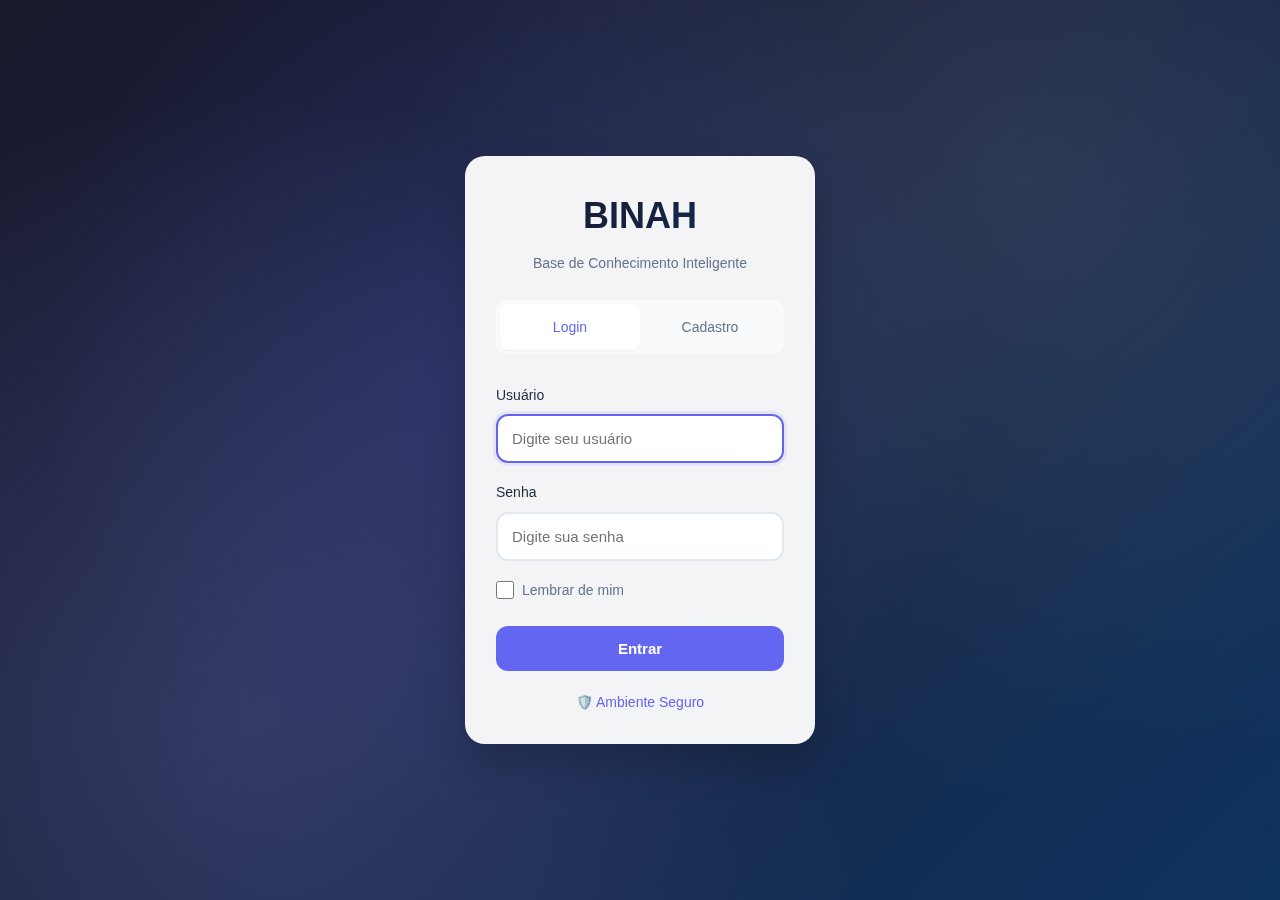
<file: BINAH-frontend-fixed/login.html>
<!DOCTYPE html>
<html lang="pt-BR">
<head>
    <meta charset="UTF-8">
    <meta name="viewport" content="width=device-width, initial-scale=1.0">
    <title>BINAH - Login</title>
    <style>
        /* ========== VARIÁVEIS ========== */
        :root {
            --primary: #6366f1;
            --primary-light: #8b5cf6;
            --secondary: #64748b;
            --success: #10b981;
            --warning: #f59e0b;
            --danger: #ef4444;
            --dark: #1e293b;
            --light: #f8fafc;
            --border: #e2e8f0;
            --text: #0f172a;
            --shadow-sm: 0 1px 2px rgba(0,0,0,0.05);
            --shadow: 0 4px 6px rgba(0,0,0,0.1);
            --shadow-lg: 0 10px 25px rgba(0,0,0,0.15);
            --shadow-xl: 0 20px 40px rgba(0,0,0,0.2);
        }

        /* ========== RESET ========== */
        * {
            margin: 0;
            padding: 0;
            box-sizing: border-box;
        }

        body {
            font-family: -apple-system, BlinkMacSystemFont, 'Segoe UI', 'Roboto', 'Oxygen', 'Ubuntu', 'Cantarell', sans-serif;
            background: linear-gradient(135deg, #1a1a2e 0%, #16213e 50%, #0f3460 100%);
            color: var(--text);
            line-height: 1.6;
            min-height: 100vh;
            height: 100vh;
            display: flex;
            align-items: center;
            justify-content: center;
            padding: 20px;
            overflow-x: hidden;
            overflow-y: auto;
        }

        /* ========== CONTAINER ========== */
        .auth-container {
            background: rgba(255, 255, 255, 0.95);
            backdrop-filter: blur(20px);
            border-radius: 20px;
            padding: 35px;
            width: 100%;
            max-width: 380px;
            box-shadow: var(--shadow-xl);
            border: 1px solid rgba(255, 255, 255, 0.2);
            position: relative;
            animation: slideInUp 0.6s ease both;
            overflow: visible;
            margin: auto;
        }

        /* ========== HEADER ========== */
        .auth-header {
            text-align: center;
            margin-bottom: 30px;
        }

        .auth-logo {
            font-size: 48px;
            font-weight: 800;
            background: linear-gradient(135deg, #1a1a2e 0%, #16213e 50%, #0f3460 100%);
            background-clip: text;
            -webkit-background-clip: text;
            -webkit-text-fill-color: transparent;
            margin-bottom: 10px;
        }

        .auth-subtitle {
            color: var(--secondary);
            font-size: 16px;
            margin-bottom: 20px;
        }

        /* ========== TABS ========== */
        .auth-tabs {
            display: flex;
            margin-bottom: 30px;
            background: var(--light);
            border-radius: 12px;
            padding: 4px;
        }

        .auth-tab {
            flex: 1;
            padding: 12px;
            text-align: center;
            border-radius: 8px;
            cursor: pointer;
            transition: all 0.3s;
            font-weight: 500;
            font-size: 14px;
        }

        .auth-tab.active {
            background: white;
            color: var(--primary);
            box-shadow: var(--shadow-sm);
        }

        .auth-tab:not(.active) {
            color: var(--secondary);
        }

        .auth-tab:not(.active):hover {
            background: rgba(255, 255, 255, 0.5);
        }

        /* ========== FORMS ========== */
        .auth-form {
            display: none;
        }

        .auth-form.active {
            display: block;
            animation: fadeIn 0.3s ease;
        }

        .form-group {
            margin-bottom: 20px;
        }

        .form-label {
            display: block;
            margin-bottom: 8px;
            font-weight: 500;
            color: var(--dark);
            font-size: 14px;
        }

        .form-input {
            width: 100%;
            padding: 16px;
            border: 2px solid var(--border);
            border-radius: 12px;
            font-size: 16px;
            transition: all 0.3s;
            background: white;
        }

        .form-input:focus {
            outline: none;
            border-color: var(--primary);
            box-shadow: 0 0 0 3px rgba(99, 102, 241, 0.1);
        }

        .form-input.error {
            border-color: var(--danger);
        }

        /* ========== REMEMBER ME ========== */
        .remember-group {
            display: flex;
            align-items: center;
            gap: 8px;
            margin-bottom: 25px;
        }

        .remember-checkbox {
            width: 18px;
            height: 18px;
            accent-color: var(--primary);
        }

        .remember-label {
            font-size: 14px;
            color: var(--secondary);
            cursor: pointer;
        }

        /* ========== BUTTONS ========== */
        .auth-button {
            width: 100%;
            padding: 16px;
            background: var(--primary);
            color: white;
            border: none;
            border-radius: 12px;
            font-size: 16px;
            font-weight: 600;
            cursor: pointer;
            transition: all 0.3s;
            position: relative;
        }

        .auth-button:hover {
            background: var(--primary-light);
            transform: translateY(-2px);
            box-shadow: var(--shadow-lg);
        }

        .auth-button:disabled {
            opacity: 0.6;
            cursor: not-allowed;
            transform: none;
        }

        .button-loader {
            display: none;
            width: 20px;
            height: 20px;
            border: 2px solid transparent;
            border-top: 2px solid white;
            border-radius: 50%;
            animation: spin 1s linear infinite;
            margin-right: 10px;
        }

        .auth-button.loading .button-loader {
            display: inline-block;
        }

        /* ========== ALERTS ========== */
        .alert {
            padding: 12px 16px;
            border-radius: 8px;
            margin-bottom: 20px;
            font-size: 14px;
            display: none;
        }

        .alert.show {
            display: block;
            animation: slideInDown 0.3s ease;
        }

        .alert.success {
            background: rgba(16, 185, 129, 0.1);
            color: var(--success);
            border: 1px solid rgba(16, 185, 129, 0.2);
        }

        .alert.error {
            background: rgba(239, 68, 68, 0.1);
            color: var(--danger);
            border: 1px solid rgba(239, 68, 68, 0.2);
        }

        .alert.warning {
            background: rgba(245, 158, 11, 0.1);
            color: var(--warning);
            border: 1px solid rgba(245, 158, 11, 0.2);
        }

        /* ========== SECURITY NOTICE ========== */
        .security-notice {
            margin-top: 20px;
            text-align: center;
            font-size: 14px;
            color: var(--primary);
            font-weight: 500;
        }

        /* ========== ANIMATIONS ========== */
        @keyframes slideInUp {
            from {
                opacity: 0;
                transform: translateY(30px);
            }
            to {
                opacity: 1;
                transform: translateY(0);
            }
        }

        @keyframes slideInDown {
            from {
                opacity: 0;
                transform: translateY(-10px);
            }
            to {
                opacity: 1;
                transform: translateY(0);
            }
        }

        @keyframes fadeIn {
            from { opacity: 0; }
            to { opacity: 1; }
        }

        @keyframes spin {
            0% { transform: rotate(0deg); }
            100% { transform: rotate(360deg); }
        }

        /* ========== RESPONSIVE NOTEBOOKS ========== */
        @media (max-height: 900px) {
            body {
                padding-top: 30px;
                padding-bottom: 30px;
                overflow-y: auto;
            }
            
            .auth-container {
                max-width: 350px;
                max-height: calc(100vh - 60px);
                padding: 30px;
                overflow: visible;
                box-sizing: border-box;
            }
            
            .auth-logo {
                font-size: 36px;
                margin-bottom: 8px;
            }
            
            .auth-subtitle {
                font-size: 14px;
                margin-bottom: 18px;
            }
            
            .auth-header {
                margin-bottom: 25px;
            }
            
            .form-group {
                margin-bottom: 18px;
            }
            
            .form-input {
                padding: 14px;
                font-size: 15px;
            }
            
            .auth-button {
                padding: 14px;
                font-size: 15px;
            }
            
            .security-info {
                margin-top: 20px;
                padding: 12px;
                margin-bottom: 0;
            }
        }

        @media (max-height: 800px) {
            body {
                align-items: flex-start;
                padding-top: 25px;
                padding-bottom: 25px;
                overflow-y: auto;
            }
            
            .auth-container {
                max-width: 340px;
                max-height: none;
                padding: 25px;
                overflow: visible;
                box-sizing: border-box;
                margin-top: 0;
                margin-bottom: 25px;
            }
            
            .auth-logo {
                font-size: 32px;
                margin-bottom: 5px;
            }
            
            .auth-subtitle {
                font-size: 13px;
                margin-bottom: 15px;
            }
            
            .auth-header {
                margin-bottom: 20px;
            }
            
            .auth-tabs {
                margin-bottom: 20px;
            }
            
            .form-group {
                margin-bottom: 15px;
            }
            
            .form-input {
                padding: 12px;
                font-size: 14px;
            }
            
            .auth-button {
                padding: 12px;
                font-size: 14px;
            }
            
            .remember-group {
                margin-bottom: 20px;
            }
            
            .security-info {
                margin-top: 15px;
                padding: 10px;
                margin-bottom: 0;
                width: 100%;
                box-sizing: border-box;
            }
            
            .security-list li {
                margin-bottom: 3px;
            }
        }

        @media (max-width: 768px) {
            .auth-container {
                margin: 10px;
                padding: 30px 25px;
                max-width: 350px;
            }
            
            .auth-logo {
                font-size: 40px;
            }
            
            .form-input {
                padding: 14px;
                font-size: 16px;
            }
        }

        @media (max-width: 480px) {
            body {
                padding: 15px;
                overflow-y: auto;
            }
            
            .auth-container {
                margin: 0;
                padding: 25px 20px;
                max-height: none;
                overflow: visible;
                box-sizing: border-box;
                width: 100%;
                max-width: none;
                margin-bottom: 20px;
            }

            .auth-logo {
                font-size: 32px;
            }
            
            .auth-subtitle {
                font-size: 14px;
            }
            
            .form-input {
                padding: 12px;
                font-size: 16px;
            }
            
            .auth-button {
                padding: 14px;
                font-size: 15px;
            }
            
            .security-info {
                margin-top: 15px;
                padding: 12px;
                margin-bottom: 0;
                width: 100%;
                box-sizing: border-box;
            }
            
            .security-list li {
                margin-left: 12px;
                font-size: 11px;
            }
        }

        @media (max-width: 320px) {
            .auth-container {
                padding: 20px 15px;
            }
            
            .auth-logo {
                font-size: 28px;
            }
        }

        /* ========== BACKGROUND ANIMATION ========== */
        body::before {
            content: '';
            position: absolute;
            top: 0;
            left: 0;
            width: 100%;
            height: 100%;
            background: 
                radial-gradient(circle at 20% 80%, rgba(120, 119, 198, 0.3) 0%, transparent 50%),
                radial-gradient(circle at 80% 20%, rgba(255, 255, 255, 0.1) 0%, transparent 50%),
                radial-gradient(circle at 40% 40%, rgba(99, 102, 241, 0.2) 0%, transparent 50%);
            animation: float 20s ease-in-out infinite;
            pointer-events: none;
        }

        @keyframes float {
            0%, 100% { transform: translateY(0px) rotate(0deg); }
            50% { transform: translateY(-20px) rotate(2deg); }
        }
    </style>
</head>
<body>
    <div class="auth-container">
        <div class="auth-header">
            <div class="auth-logo">BINAH</div>
            <div class="auth-subtitle">Base de Conhecimento Inteligente</div>
        </div>

        <!-- Alert Messages -->
        <div class="alert" id="alertMessage"></div>

        <!-- Tabs -->
        <div class="auth-tabs">
            <div class="auth-tab active" onclick="switchTab('login')">Login</div>
            <div class="auth-tab" onclick="switchTab('register')">Cadastro</div>
        </div>

        <!-- Login Form -->
        <form class="auth-form active" id="loginForm" onsubmit="handleLogin(event)">
            <div class="form-group">
                <label class="form-label">Usuário</label>
                <input type="text" class="form-input" id="loginUsername" placeholder="Digite seu usuário" required>
            </div>
            
            <div class="form-group">
                <label class="form-label">Senha</label>
                <input type="password" class="form-input" id="loginPassword" placeholder="Digite sua senha" required>
            </div>

            <div class="remember-group">
                <input type="checkbox" class="remember-checkbox" id="rememberMe">
                <label class="remember-label" for="rememberMe">Lembrar de mim</label>
            </div>

            <button type="submit" class="auth-button" id="loginButton">
                <div class="button-loader"></div>
                Entrar
            </button>
        </form>

        <!-- Register Form -->
        <form class="auth-form" id="registerForm" onsubmit="handleRegister(event)">
            <div class="form-group">
                <label class="form-label">Usuário</label>
                <input type="text" class="form-input" id="registerUsername" placeholder="Escolha um usuário" required>
            </div>
            
            <div class="form-group">
                <label class="form-label">Senha</label>
                <input type="password" class="form-input" id="registerPassword" placeholder="Crie uma senha" required minlength="4">
            </div>

            <div class="form-group">
                <label class="form-label">Confirmar Senha</label>
                <input type="password" class="form-input" id="confirmPassword" placeholder="Confirme sua senha" required minlength="4">
            </div>

            <button type="submit" class="auth-button" id="registerButton">
                <div class="button-loader"></div>
                Criar Conta
            </button>
        </form>

        <!-- Security Notice -->
        <div class="security-notice">
            🛡️ Ambiente Seguro
        </div>
    </div>

    <script src="assets/js/auth.js"></script>
    <script>
        // Switch between login and register tabs
        function switchTab(tab) {
            // Update tab buttons
            document.querySelectorAll('.auth-tab').forEach(t => t.classList.remove('active'));
            if (event && event.target) {
                event.target.classList.add('active');
            } else {
                // If called programmatically, find the tab button
                const targetTab = Array.from(document.querySelectorAll('.auth-tab')).find(t => t.textContent.toLowerCase().includes(tab));
                if (targetTab) targetTab.classList.add('active');
            }

            // Update forms
            document.querySelectorAll('.auth-form').forEach(f => f.classList.remove('active'));
            document.getElementById(tab + 'Form').classList.add('active');

            // Clear alerts
            hideAlert();
            
            // Update browser history for better navigation
            const url = new URL(window.location);
            url.searchParams.set('tab', tab);
            window.history.pushState({tab: tab}, '', url.toString());
        }

        // Show alert message
        function showAlert(message, type = 'error') {
            const alert = document.getElementById('alertMessage');
            alert.textContent = message;
            alert.className = `alert ${type} show`;

            // Auto hide after 5 seconds
            setTimeout(() => hideAlert(), 5000);
        }

        // Hide alert message
        function hideAlert() {
            const alert = document.getElementById('alertMessage');
            alert.classList.remove('show');
        }

        // Handle login form submission
        async function handleLogin(event) {
            event.preventDefault();
            
            const button = document.getElementById('loginButton');
            const username = document.getElementById('loginUsername').value.trim();
            const password = document.getElementById('loginPassword').value;
            const rememberMe = document.getElementById('rememberMe').checked;

            if (!username || !password) {
                showAlert('Por favor, preencha todos os campos', 'error');
                return;
            }

            // Show loading state
            button.classList.add('loading');
            button.disabled = true;
            hideAlert();

            try {
                const result = await window.binahAuth.login(username, password, rememberMe);
                
                if (result.success) {
                    showAlert('Login realizado com sucesso! Redirecionando...', 'success');
                    
                    // Redirect after success
                    setTimeout(() => {
                        window.location.href = 'index.html';
                    }, 1500);
                } else {
                    showAlert(result.message, 'error');
                }
            } catch (error) {
                showAlert('Erro interno do sistema. Tente novamente.', 'error');
                console.error('Login error:', error);
            } finally {
                button.classList.remove('loading');
                button.disabled = false;
            }
        }

        // Handle register form submission
        async function handleRegister(event) {
            event.preventDefault();
            
            const button = document.getElementById('registerButton');
            const username = document.getElementById('registerUsername').value.trim();
            const password = document.getElementById('registerPassword').value;
            const confirmPassword = document.getElementById('confirmPassword').value;

            if (!username || !password || !confirmPassword) {
                showAlert('Por favor, preencha todos os campos', 'error');
                return;
            }

            // Show loading state
            button.classList.add('loading');
            button.disabled = true;
            hideAlert();

            try {
                const result = await window.binahAuth.register(username, password, confirmPassword);
                
                if (result.success) {
                    showAlert('Conta criada com sucesso!', 'success');
                    
                    // Switch to login tab immediately after success
                    setTimeout(() => {
                        switchTab('login');
                        document.getElementById('loginUsername').value = username;
                        document.getElementById('registerForm').reset();
                        hideAlert();
                    }, 1000);
                } else {
                    showAlert(result.message, 'error');
                }
            } catch (error) {
                showAlert('Erro interno do sistema. Tente novamente.', 'error');
                console.error('Register error:', error);
            } finally {
                button.classList.remove('loading');
                button.disabled = false;
            }
        }

        // Handle browser back button
        window.addEventListener('popstate', (event) => {
            if (event.state && event.state.tab) {
                switchTabWithoutHistory(event.state.tab);
            } else {
                // Default to login tab
                switchTabWithoutHistory('login');
            }
        });

        // Switch tab without updating history (for popstate handling)
        function switchTabWithoutHistory(tab) {
            // Update tab buttons
            document.querySelectorAll('.auth-tab').forEach(t => t.classList.remove('active'));
            const targetTab = Array.from(document.querySelectorAll('.auth-tab')).find(t => t.textContent.toLowerCase().includes(tab));
            if (targetTab) targetTab.classList.add('active');

            // Update forms
            document.querySelectorAll('.auth-form').forEach(f => f.classList.remove('active'));
            document.getElementById(tab + 'Form').classList.add('active');

            // Clear alerts
            hideAlert();
        }

        // Check if user is already logged in
        document.addEventListener('DOMContentLoaded', () => {
            if (window.binahAuth.isLoggedIn()) {
                showAlert('Você já está logado! Redirecionando...', 'success');
                setTimeout(() => {
                    window.location.href = 'index.html';
                }, 1500);
                return;
            }

            // Check URL for initial tab
            const urlParams = new URLSearchParams(window.location.search);
            const initialTab = urlParams.get('tab') || 'login';
            if (initialTab !== 'login') {
                switchTabWithoutHistory(initialTab);
            }

            // Auto-focus first input
            document.getElementById('loginUsername').focus();

            // Security monitoring
            console.clear();
            console.log('%c🛡️ Sistema de Segurança BINAH', 'color: #6366f1; font-size: 16px; font-weight: bold;');
            console.log('%cTentativas de manipulação serão registradas e bloqueadas.', 'color: #ef4444;');
        });

        // Additional security measures
        (function() {
            // Disable right-click context menu
            document.addEventListener('contextmenu', e => e.preventDefault());
            
            // Disable common developer shortcuts
            document.addEventListener('keydown', function(e) {
                if (e.key === 'F12' || 
                    (e.ctrlKey && e.shiftKey && e.key === 'I') ||
                    (e.ctrlKey && e.shiftKey && e.key === 'C') ||
                    (e.ctrlKey && e.key === 'U')) {
                    e.preventDefault();
                    console.clear();
                    console.warn('🚨 Acesso negado - Sistema protegido');
                    return false;
                }
            });

            // Monitor for bypass attempts
            const originalLog = console.log;
            console.log = function(...args) {
                if (args.some(arg => typeof arg === 'string' && 
                    (arg.includes('bypass') || arg.includes('hack') || arg.includes('inject')))) {
                    console.warn('🚨 Tentativa de bypass detectada');
                    return;
                }
                originalLog.apply(console, arguments);
            };
        })();
    </script>
</body>
</html>
</file>
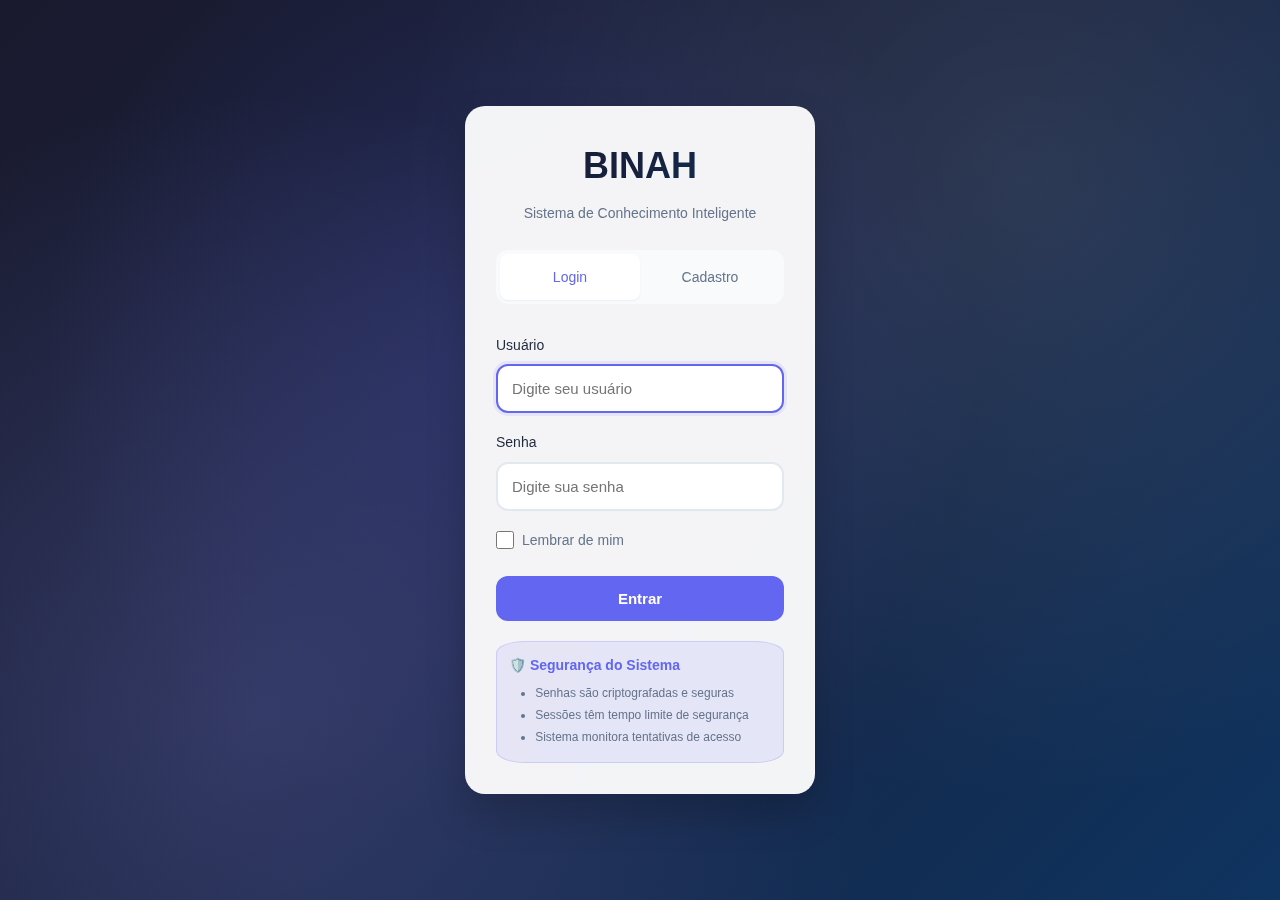
<file: BINAH-frontend-fixed/assets/pages/login.html>
<!DOCTYPE html>
<html lang="pt-BR">
<head>
    <meta charset="UTF-8">
    <meta name="viewport" content="width=device-width, initial-scale=1.0">
    <title>BINAH - Login</title>
    <meta http-equiv="Content-Security-Policy" content="default-src 'self'; script-src 'self' 'unsafe-inline'; style-src 'self' 'unsafe-inline'; font-src 'self'; img-src 'self' data: https:; connect-src 'self' http://localhost:3001; object-src 'none'; base-uri 'self';">
    <meta name="description" content="BINAH - Base de Conhecimento Inteligente - Sistema de autenticação">
    <meta name="robots" content="noindex, nofollow">
    <link rel="stylesheet" href="../css/login.css">
</head>
<body>
    <div class="auth-container">
        <div class="auth-header">
            <div class="auth-logo">BINAH</div>
            <div class="auth-subtitle">Sistema de Conhecimento Inteligente</div>
        </div>

        <!-- Alert message -->
        <div class="alert" id="alertMessage"></div>

        <!-- Tabs -->
        <div class="auth-tabs">
            <div class="auth-tab active" onclick="switchTab('login')">Login</div>
            <div class="auth-tab" onclick="switchTab('register')">Cadastro</div>
        </div>

        <!-- Login Form -->
        <form class="auth-form active" id="loginForm" onsubmit="handleLogin(event)">
            <div class="form-group">
                <label class="form-label" for="loginUsername">Usuário</label>
                <input type="text" class="form-input" id="loginUsername" placeholder="Digite seu usuário" required>
            </div>
            
            <div class="form-group">
                <label class="form-label" for="loginPassword">Senha</label>
                <input type="password" class="form-input" id="loginPassword" placeholder="Digite sua senha" required>
            </div>

            <div class="remember-group">
                <input type="checkbox" class="remember-checkbox" id="rememberMe">
                <label class="remember-label" for="rememberMe">Lembrar de mim</label>
            </div>

            <button type="submit" class="auth-button" id="loginButton">
                <div class="button-loader"></div>
                Entrar
            </button>
        </form>

        <!-- Register Form -->
        <form class="auth-form" id="registerForm" onsubmit="handleRegister(event)">
            <!-- Informações sobre padrões de usuário e senha -->
            <div class="info-box" style="background: #f0f9ff; border: 1px solid #0ea5e9; border-radius: 8px; padding: 12px; margin-bottom: 20px;">
                <div style="display: flex; align-items: center; gap: 8px; margin-bottom: 8px;">
                    <span style="color: #0ea5e9; font-size: 16px;">ℹ️</span>
                    <span style="font-weight: 600; color: #0369a1; font-size: 14px;">Padrões de Cadastro</span>
                </div>
                <div style="font-size: 13px; color: #0369a1; line-height: 1.4;">
                    <div><strong>Usuário:</strong> Formato nome.sobrenome</div>
                    <div><strong>Senha:</strong> Mínimo 12 caracteres</div>
                </div>
            </div>

            <div class="form-group">
                <label class="form-label">Usuário</label>
                <input type="text" class="form-input" id="registerUsername" placeholder="ex: joao.silva" required pattern="^[a-z]+\.[a-z]+$" title="Use o formato nome.sobrenome (apenas letras minúsculas)">
                <small class="form-help" style="color: #64748b; font-size: 12px; margin-top: 4px; display: block;">Formato: nome.sobrenome (sem acentos ou números)</small>
            </div>
            
            <div class="form-group">
                <label class="form-label">Senha</label>
                <input type="password" class="form-input" id="registerPassword" placeholder="Mínimo 12 caracteres" required minlength="12">
                <small class="form-help" style="color: #64748b; font-size: 12px; margin-top: 4px; display: block;">Mínimo 12 caracteres para maior segurança</small>
            </div>

            <div class="form-group">
                <label class="form-label">Confirmar Senha</label>
                <input type="password" class="form-input" id="confirmPassword" placeholder="Digite a mesma senha" required minlength="12">
            </div>

            <button type="submit" class="auth-button" id="registerButton">
                <div class="button-loader"></div>
                Criar Conta
            </button>
        </form>

        <!-- Security Info -->
        <div class="security-info">
            <div class="security-title">
                🛡️ Segurança do Sistema
            </div>
            <ul class="security-list">
                <li>Senhas são criptografadas e seguras</li>
                <li>Sessões têm tempo limite de segurança</li>
                <li>Sistema monitora tentativas de acesso</li>
            </ul>
        </div>
    </div>

    <!-- Modal for topics (legacy support) -->
    <div id="topicModal" class="modal" style="display:none; position:fixed; top:0; left:0; width:100%; height:100%; background:rgba(0,0,0,0.6); z-index:9999; justify-content:center; align-items:center;">
        <div style="background:#fff; padding:20px; max-width:800px; width:90%; max-height:90%; overflow:auto; border-radius:10px; position:relative;">
            <span id="closeModal" style="position:absolute; top:10px; right:15px; cursor:pointer; font-size:22px;">&times;</span>
            <div id="modalContent"></div>
        </div>
    </div>

    <!-- Scripts -->
    <script src="../js/auth.js"></script>
    <script src="../js/login.js"></script>
</body>
</html>
</file>
<file: BINAH-frontend-fixed/src/styles/main.css>
/* ========== BINAH - Main Stylesheet ========== */
/* Professional CSS Architecture */

/* CSS Variables and Base Styles */
@import url('./variables.css');
@import url('./base.css');

/* Component Styles */
@import url('./header.css');
@import url('./hero.css');
@import url('./components.css');
@import url('./modals.css');

/* Responsive Design */
@import url('./responsive.css');
</file>
<file: BINAH-frontend-fixed/assets/css/index.css>
/* ========== VARIÁVEIS ========== */
:root {
    --primary: #6366f1;
    --primary-light: #8b5cf6;
    --secondary: #64748b;
    --success: #10b981;
    --warning: #f59e0b;
    --danger: #ef4444;
    --dark: #1e293b;
    --light: #f8fafc;
    --border: #e2e8f0;
    --text: #0f172a;
    --shadow-sm: 0 1px 2px rgba(0,0,0,0.05);
    --shadow: 0 4px 6px rgba(0,0,0,0.1);
    --shadow-lg: 0 10px 25px rgba(0,0,0,0.15);
    --shadow-xl: 0 20px 40px rgba(0,0,0,0.2);
}

/* ========== RESET ========== */
* {
    margin: 0;
    padding: 0;
    box-sizing: border-box;
}

body {
    font-family: -apple-system, BlinkMacSystemFont, 'Segoe UI', 'Roboto', 'Oxygen', 'Ubuntu', 'Cantarell', sans-serif;
    background: linear-gradient(135deg, #1a1a2e 0%, #16213e 50%, #0f3460 100%);
    color: var(--text);
    line-height: 1.6;
    min-height: 100vh;
    overflow-x: hidden;
    overflow-y: auto;
}

body.searched {
    background: #fff;
}

.container {
    max-width: 1200px;
    margin: 0 auto;
    padding: 0 20px;
}

/* ========== HEADER (SEMPRE VISÍVEL) ========== */
.header {
    background: rgba(26, 26, 46, 0.95);
    backdrop-filter: blur(10px);
    border-bottom: 1px solid rgba(255,255,255,0.1);
    position: fixed;
    top: 0;
    left: 0;
    right: 0;
    z-index: 100;
    transition: all 0.3s ease;
    opacity: 1;
    visibility: visible;
    height: 80px;
}

.header.compact {
    opacity: 1;
    visibility: visible;
    background: rgba(255, 255, 255, 0.95);
    border-bottom: 1px solid rgba(0,0,0,0.1);
    height: 80px;
}

.header.compact .logo {
    color: var(--dark);
    background: linear-gradient(135deg, #1a1a2e 0%, #16213e 50%, #0f3460 100%);
    background-clip: text;
    -webkit-background-clip: text;
    -webkit-text-fill-color: transparent;
}

.header.compact .header-btn {
    background: rgba(26, 26, 46, 0.1);
    color: var(--dark);
    border-color: rgba(26, 26, 46, 0.2);
}

.header.compact .header-btn:hover {
    background: rgba(26, 26, 46, 0.15);
}

.header.compact .status-bar {
    color: var(--secondary);
}

.header-content {
    display: flex;
    justify-content: space-between;
    align-items: center;
    padding: 0 20px;
    height: 100%;
    gap: 20px;
    max-width: 1200px;
    margin: 0 auto;
}

.logo {
    font-size: 32px;
    font-weight: 800;
    background: linear-gradient(135deg, #ffffff 0%, #a5b4fc 50%, #6366f1 100%);
    background-clip: text;
    -webkit-background-clip: text;
    -webkit-text-fill-color: transparent;
    cursor: pointer;
    transition: all 0.3s;
    white-space: nowrap;
}

.header.compact .logo {
    font-size: 28px;
}

.header-actions {
    display: flex;
    align-items: center;
    gap: 15px;
    height: 100%;
    flex-shrink: 0;
}

.header-btn {
    padding: 10px 16px;
    background: rgba(255,255,255,0.15);
    color: white;
    border: none;
    border-radius: 10px;
    font-size: 14px;
    font-weight: 500;
    cursor: pointer;
    transition: all 0.3s;
    backdrop-filter: blur(10px);
    border: 1px solid rgba(255,255,255,0.2);
    display: flex;
    align-items: center;
    gap: 8px;
    height: 40px;
    white-space: nowrap;
}

.header-btn:hover {
    background: rgba(255,255,255,0.25);
    transform: translateY(-1px);
}

.status-bar {
    display: flex;
    gap: 15px;
    align-items: center;
    font-size: 13px;
    color: rgba(255,255,255,0.8);
    height: 100%;
    flex-wrap: wrap;
}

.db-indicator {
    width: 8px;
    height: 8px;
    border-radius: 50%;
    background: var(--warning);
    display: inline-block;
    margin-right: 8px;
    animation: pulse 2s infinite;
}

.db-indicator.connected {
    background: var(--success);
}

/* ========== HERO SECTION ========== */
.hero-section {
    min-height: calc(100vh - 80px);
    display: flex;
    flex-direction: column;
    justify-content: center;
    align-items: center;
    text-align: center;
    padding: 50px 20px 50px 20px;
    margin-top: 80px;
    transition: all 0.5s cubic-bezier(0.4, 0, 0.2, 1);
}

.hero-section.hidden {
    display: none !important;
}

.hero-title {
    background: linear-gradient(135deg, #ffffff 0%, #a5b4fc 50%, #6366f1 100%);
    background-clip: text;
    -webkit-background-clip: text;
    -webkit-text-fill-color: transparent;
    font-size: 48px;
    font-weight: 800;
    margin-bottom: 15px;
    text-shadow: 0 4px 20px rgba(0,0,0,0.3);
    animation: fadeInUp 0.8s ease both;
}

.hero-subtitle {
    color: rgba(255,255,255,0.85);
    font-size: 18px;
    margin-bottom: 50px;
    font-weight: 300;
    animation: fadeInUp 0.8s ease 0.2s both;
}

/* ========== QUICK ACCESS (ACIMA DA BUSCA) ========== */
.quick-access {
    display: grid;
    grid-template-columns: repeat(5, 1fr);
    gap: 12px;
    margin-bottom: 30px;
    animation: fadeInUp 0.8s ease 0.4s both;
    max-width: 700px;
    width: 100%;
}

.quick-btn {
    background: rgba(255,255,255,0.15);
    color: white;
    padding: 10px 16px;
    border-radius: 20px;
    border: none;
    font-size: 13px;
    font-weight: 500;
    cursor: pointer;
    transition: all 0.3s;
    backdrop-filter: blur(10px);
    border: 1px solid rgba(255,255,255,0.2);
}

.quick-btn:hover {
    background: rgba(255,255,255,0.25);
    transform: translateY(-2px);
    box-shadow: var(--shadow-lg);
}

/* ========== SEARCH CONTAINER (ABAIXO DOS BOTÕES) ========== */
.search-container {
    position: relative;
    width: 100%;
    max-width: 700px;
    animation: fadeInUp 0.8s ease 0.6s both;
    margin: 0 auto;
    display: flex;
    justify-content: center;
    align-items: center;
}

.search-box {
    width: 100%;
    padding: 22px 70px 22px 28px;
    font-size: 18px;
    border: none;
    border-radius: 50px;
    background: rgba(255,255,255,0.95);
    color: var(--dark);
    box-shadow: var(--shadow-xl);
    transition: all 0.3s ease;
    backdrop-filter: blur(10px);
    margin: 0 auto;
    display: block;
}

.search-box:focus {
    outline: none;
    transform: scale(1.02);
    box-shadow: 0 15px 50px rgba(0,0,0,0.25);
    background: white;
}

.search-box::placeholder {
    color: var(--secondary);
    opacity: 0.8;
}

.search-btn {
    position: absolute;
    right: 8px;
    top: 50%;
    transform: translateY(-50%);
    background: linear-gradient(135deg, #667eea, #764ba2);
    color: white;
    border: none;
    border-radius: 50%;
    width: 50px;
    height: 50px;
    cursor: pointer;
    font-size: 18px;
    transition: all 0.3s;
    box-shadow: var(--shadow);
}

.search-btn:hover {
    transform: translateY(-50%) scale(1.1);
    box-shadow: var(--shadow-lg);
}

/* ========== PAGINATION CONTROLS ========== */
.pagination-controls {
    display: none;
    justify-content: center;
    align-items: center;
    gap: 10px;
    margin: 30px 0;
    flex-wrap: wrap;
}

.pagination-btn {
    padding: 8px 12px;
    border: 1px solid var(--border);
    background: white;
    color: var(--text);
    border-radius: 8px;
    cursor: pointer;
    transition: all 0.3s;
    font-size: 14px;
    min-width: 44px;
}

.pagination-btn:hover:not(.disabled) {
    background: var(--primary);
    color: white;
    border-color: var(--primary);
}

.pagination-btn.active {
    background: var(--primary);
    color: white;
    border-color: var(--primary);
}

.pagination-btn.disabled {
    opacity: 0.5;
    cursor: not-allowed;
    background: #f8f9fa;
    color: #6c757d;
}

.pagination-ellipsis {
    padding: 8px 4px;
    color: var(--secondary);
    font-size: 14px;
}

.pagination-info {
    display: flex;
    align-items: center;
    gap: 10px;
    margin-left: 20px;
}

.items-per-page-select {
    padding: 6px 12px;
    border: 1px solid var(--border);
    border-radius: 6px;
    background: white;
    font-size: 14px;
    cursor: pointer;
}

.items-per-page-select:focus {
    outline: none;
    border-color: var(--primary);
    box-shadow: 0 0 0 2px rgba(99, 102, 241, 0.1);
}

@media (max-width: 768px) {
    .pagination-controls {
        gap: 5px;
        margin: 20px 0;
    }
    
    .pagination-btn {
        padding: 6px 10px;
        font-size: 12px;
        min-width: 36px;
    }
    
    .pagination-info {
        margin-left: 0;
        margin-top: 10px;
        justify-content: center;
        width: 100%;
    }
}

/* ========== LIVE SEARCH ========== */
.live-search-results {
    position: absolute;
    top: 100%;
    left: 0;
    right: 0;
    background: white;
    border-radius: 16px;
    box-shadow: var(--shadow-xl);
    max-height: 400px;
    overflow-y: auto;
    z-index: 200;
    margin-top: 8px;
    opacity: 0;
    transform: translateY(-10px);
    visibility: hidden;
    transition: all 0.3s ease;
}

.live-search-results.active {
    opacity: 1;
    transform: translateY(0);
    visibility: visible;
}

.live-result-item {
    display: flex;
    justify-content: space-between;
    align-items: center;
    padding: 16px 20px;
    border-bottom: 1px solid var(--border);
    cursor: pointer;
    transition: all 0.2s;
}

.live-result-item:hover {
    background: var(--light);
    padding-left: 24px;
}

.live-result-item:last-child {
    border-bottom: none;
}

.live-result-title {
    font-weight: 600;
    color: var(--dark);
    margin-bottom: 4px;
}

.live-result-category {
    font-size: 12px;
    padding: 4px 8px;
    background: var(--primary);
    color: white;
    border-radius: 12px;
    white-space: nowrap;
}

/* ========== MAIN CONTENT ========== */
.main-content {
    opacity: 0;
    visibility: hidden;
    transform: translateY(20px);
    transition: all 0.5s ease;
    background: white;
    min-height: calc(100vh - 80px);
    padding: 20px 0;
    margin-top: 80px;
    position: relative;
    z-index: 5;
}

.main-content.active {
    opacity: 1 !important;
    visibility: visible !important;
    transform: translateY(0) !important;
    display: block !important;
}

/* ========== VIEW CONTROLS ========== */
.view-controls {
    display: flex;
    justify-content: space-between;
    align-items: center;
    margin-bottom: 30px;
    padding: 20px 0;
    border-bottom: 1px solid var(--border);
}

.results-info h2 {
    color: var(--dark);
    font-size: 28px;
    font-weight: 700;
    margin-bottom: 8px;
}

.results-count {
    color: var(--secondary);
    font-size: 14px;
}

.view-options {
    display: flex;
    gap: 12px;
    align-items: center;
}

.btn {
    padding: 12px 24px;
    border-radius: 12px;
    border: none;
    font-size: 14px;
    font-weight: 500;
    cursor: pointer;
    transition: all 0.3s;
    display: inline-flex;
    align-items: center;
    gap: 8px;
}

.btn-primary {
    background: var(--primary);
    color: white;
}

.btn-secondary {
    background: var(--light);
    color: var(--secondary);
    border: 1px solid var(--border);
}

.btn:hover {
    transform: translateY(-2px);
    box-shadow: var(--shadow-lg);
}

/* ========== RESULTS ========== */
.results-list-view {
    opacity: 0;
    visibility: hidden;
    transition: all 0.3s ease;
    position: relative;
    z-index: 10;
}

.results-list-view.active {
    opacity: 1 !important;
    visibility: visible !important;
    display: block !important;
}

.result-item {
    background: white;
    border: 1px solid var(--border);
    border-radius: 16px;
    padding: 24px;
    margin-bottom: 20px;
    cursor: pointer;
    transition: all 0.3s ease;
    position: relative;
}

.result-item:hover {
    transform: translateY(-2px);
    box-shadow: var(--shadow-lg);
    border-color: var(--primary);
}

.result-header {
    display: flex;
    justify-content: space-between;
    align-items: flex-start;
    margin-bottom: 15px;
    gap: 15px;
}

.result-header > div:first-child {
    flex: 1;
    min-width: 0;
}

.result-title {
    font-size: 20px;
    color: var(--primary);
    font-weight: 600;
    margin-bottom: 10px;
}

.result-meta {
    display: flex;
    flex-wrap: wrap;
    gap: 15px;
    align-items: center;
    margin-bottom: 12px;
}

.result-category {
    display: inline-flex;
    align-items: center;
    gap: 5px;
    padding: 6px 12px;
    border-radius: 20px;
    font-size: 13px;
    font-weight: 500;
    white-space: nowrap;
}

.result-stats {
    display: flex;
    flex-wrap: wrap;
    gap: 15px;
    color: var(--secondary);
    font-size: 13px;
}

.result-preview {
    color: var(--secondary);
    line-height: 1.6;
    margin-bottom: 15px;
}

.result-keywords {
    display: flex;
    flex-wrap: wrap;
    gap: 6px;
    margin-top: 12px;
}

.keyword-tag {
    font-size: 11px;
    padding: 4px 8px;
    background: var(--light);
    color: var(--secondary);
    border-radius: 12px;
    cursor: pointer;
    transition: all 0.2s;
    border: 1px solid transparent;
}

.keyword-tag:hover {
    background: var(--primary);
    color: white;
    transform: translateY(-1px);
}

.result-actions {
    display: flex;
    gap: 8px;
    opacity: 0;
    transition: all 0.3s;
}

.result-item:hover .result-actions {
    opacity: 1;
}

.btn-icon {
    background: transparent;
    border: none;
    padding: 8px;
    border-radius: 8px;
    cursor: pointer;
    transition: all 0.2s;
    font-size: 14px;
}

.btn-icon:hover {
    background: var(--light);
    transform: scale(1.1);
}

.btn-danger {
    background: var(--danger);
    color: white;
}

.btn-danger:hover {
    background: #dc2626;
    transform: translateY(-2px);
    box-shadow: var(--shadow-lg);
}

/* ========== HIGHLIGHT ========== */
.highlight {
    background: rgba(255, 235, 59, 0.3);
    padding: 2px 4px;
    border-radius: 3px;
    font-weight: 600;
}

/* ========== BOARD VIEW ========== */
.board-view {
    display: none;
    grid-template-columns: repeat(auto-fit, minmax(280px, 1fr));
    gap: 20px;
    margin-top: 20px;
}

.board-view.active {
    display: grid;
}

.board-column {
    background: var(--light);
    border-radius: 16px;
    padding: 20px;
    min-height: 500px;
    transition: all 0.3s;
}

.board-column:hover {
    transform: translateY(-2px);
    box-shadow: var(--shadow-lg);
}

.column-header {
    display: flex;
    justify-content: space-between;
    align-items: center;
    margin-bottom: 20px;
    padding-bottom: 15px;
    border-bottom: 2px solid var(--border);
    font-weight: 600;
    color: var(--dark);
}

.column-count {
    background: var(--primary);
    color: white;
    padding: 4px 10px;
    border-radius: 15px;
    font-size: 12px;
    font-weight: 500;
}

.column-cards {
    display: flex;
    flex-direction: column;
    gap: 15px;
}

.card {
    background: white;
    border: 1px solid var(--border);
    border-radius: 12px;
    padding: 16px;
    cursor: pointer;
    transition: all 0.3s;
    position: relative;
}

.card:hover {
    transform: translateY(-2px);
    box-shadow: var(--shadow);
}

.card-title {
    font-weight: 600;
    color: var(--dark);
    margin-bottom: 10px;
    font-size: 14px;
}

.card-preview {
    font-size: 12px;
    color: var(--secondary);
    margin-bottom: 12px;
    line-height: 1.4;
}

.card-meta {
    display: flex;
    justify-content: space-between;
    align-items: center;
    font-size: 11px;
}

.card-tags {
    display: flex;
    gap: 4px;
    flex-wrap: wrap;
}

.card-tag {
    background: var(--light);
    color: var(--secondary);
    padding: 2px 6px;
    border-radius: 8px;
    font-size: 10px;
}

.card-stats {
    display: flex;
    gap: 8px;
    color: var(--secondary);
}

.card-actions {
    position: absolute;
    top: 8px;
    right: 8px;
    display: none;
    gap: 4px;
}

.card:hover .card-actions {
    display: flex;
}

.btn-icon-small {
    padding: 4px;
    font-size: 12px;
    background: rgba(255,255,255,0.8);
    border: none;
    border-radius: 4px;
    cursor: pointer;
    transition: all 0.2s;
}

.btn-icon-small:hover {
    background: white;
    transform: scale(1.1);
}

/* ========== TOPIC VIEW ========== */
.topic-view {
    opacity: 0;
    visibility: hidden;
    transition: all 0.3s ease;
    background: white;
    padding: 30px;
    border-radius: 16px;
    margin-top: 20px;
}

.topic-view.active {
    opacity: 1;
    visibility: visible;
}

/* ========== TOPIC POPUP ========== */
.topic-popup {
    display: none;
    position: fixed;
    top: 0;
    left: 0;
    width: 100%;
    height: 100%;
    background: rgba(0,0,0,0.7);
    z-index: 2000;
    align-items: center;
    justify-content: center;
    backdrop-filter: blur(5px);
    padding: 20px;
    box-sizing: border-box;
}

.topic-popup.active {
    display: flex;
}

.topic-popup-content {
    background: white;
    border-radius: 20px;
    width: 100%;
    max-width: 900px;
    max-height: 90vh;
    overflow-y: auto;
    box-shadow: 0 25px 50px rgba(0,0,0,0.25);
    animation: slideInDown 0.3s ease;
    position: relative;
}

.topic-popup-header {
    position: sticky;
    top: 0;
    background: white;
    border-bottom: 1px solid var(--border);
    padding: 20px 30px;
    display: flex;
    justify-content: space-between;
    align-items: center;
    border-radius: 20px 20px 0 0;
    z-index: 10;
}

.topic-popup-close {
    background: none;
    border: none;
    font-size: 24px;
    cursor: pointer;
    padding: 8px;
    border-radius: 50%;
    transition: all 0.3s;
    color: var(--secondary);
    width: 40px;
    height: 40px;
    display: flex;
    align-items: center;
    justify-content: center;
}

.topic-popup-close:hover {
    background: var(--light);
    color: var(--danger);
    transform: scale(1.1);
}

.topic-popup-body {
    padding: 0 30px 30px 30px;
}

/* ========== DASHBOARD ========== */
.dashboard-popup {
    display: none;
    position: fixed;
    top: 0;
    left: 0;
    width: 100%;
    height: 100%;
    background: rgba(0,0,0,0.8);
    z-index: 2500;
    align-items: center;
    justify-content: center;
    backdrop-filter: blur(8px);
    padding: 20px;
    box-sizing: border-box;
}

.dashboard-popup.active {
    display: flex;
}

.dashboard-content {
    background: white;
    border-radius: 20px;
    width: 100%;
    max-width: 1200px;
    max-height: 90vh;
    overflow-y: auto;
    box-shadow: 0 25px 50px rgba(0,0,0,0.3);
    animation: slideInDown 0.4s ease;
}

.dashboard-header {
    position: sticky;
    top: 0;
    background: linear-gradient(135deg, var(--primary) 0%, var(--primary-light) 100%);
    color: white;
    padding: 25px 30px;
    border-radius: 20px 20px 0 0;
    display: flex;
    justify-content: space-between;
    align-items: center;
    z-index: 10;
}

.dashboard-title {
    font-size: 24px;
    font-weight: 700;
    display: flex;
    align-items: center;
    gap: 12px;
}

.dashboard-close {
    background: rgba(255,255,255,0.2);
    border: none;
    color: white;
    font-size: 20px;
    cursor: pointer;
    padding: 10px;
    border-radius: 50%;
    width: 45px;
    height: 45px;
    display: flex;
    align-items: center;
    justify-content: center;
    transition: all 0.3s;
}

.dashboard-close:hover {
    background: rgba(255,255,255,0.3);
    transform: scale(1.1);
}

.dashboard-body {
    padding: 30px;
}

/* ========== STATS CARDS ========== */
.stats-grid {
    display: grid;
    grid-template-columns: repeat(auto-fit, minmax(250px, 1fr));
    gap: 20px;
    margin-bottom: 30px;
}

.stat-card {
    background: linear-gradient(135deg, #f8fafc 0%, #e2e8f0 100%);
    border-radius: 16px;
    padding: 24px;
    border: 1px solid var(--border);
    transition: all 0.3s;
    position: relative;
    overflow: hidden;
}

.stat-card:hover {
    transform: translateY(-5px);
    box-shadow: var(--shadow-lg);
}

.stat-card::before {
    content: '';
    position: absolute;
    top: 0;
    left: 0;
    width: 100%;
    height: 4px;
    background: var(--primary);
}

.stat-card.posts::before {
    background: linear-gradient(90deg, #3b82f6, #1d4ed8);
}

.stat-card.users::before {
    background: linear-gradient(90deg, #10b981, #059669);
}

.stat-card.views::before {
    background: linear-gradient(90deg, #f59e0b, #d97706);
}

.stat-card.categories::before {
    background: linear-gradient(90deg, #8b5cf6, #7c3aed);
}

.stat-header {
    display: flex;
    justify-content: space-between;
    align-items: flex-start;
    margin-bottom: 15px;
}

.stat-title {
    color: var(--secondary);
    font-size: 14px;
    font-weight: 600;
    text-transform: uppercase;
    letter-spacing: 0.5px;
}

.stat-icon {
    font-size: 24px;
    opacity: 0.7;
}

.stat-value {
    font-size: 36px;
    font-weight: 800;
    color: var(--dark);
    margin-bottom: 8px;
    line-height: 1;
}

.stat-change {
    font-size: 12px;
    font-weight: 500;
    display: flex;
    align-items: center;
    gap: 4px;
}

.stat-change.positive {
    color: var(--success);
}

.stat-change.negative {
    color: var(--danger);
}

/* ========== DASHBOARD SECTIONS ========== */
.dashboard-sections {
    display: grid;
    grid-template-columns: 2fr 1fr;
    gap: 30px;
    margin-top: 20px;
}

.dashboard-section {
    background: white;
    border-radius: 16px;
    padding: 24px;
    border: 1px solid var(--border);
    box-shadow: var(--shadow-sm);
}

.section-title {
    font-size: 18px;
    font-weight: 700;
    color: var(--dark);
    margin-bottom: 20px;
    display: flex;
    align-items: center;
    gap: 10px;
}

.recent-posts {
    max-height: 400px;
    overflow-y: auto;
}

.recent-post {
    display: flex;
    align-items: center;
    gap: 15px;
    padding: 12px;
    border-radius: 12px;
    margin-bottom: 10px;
    transition: all 0.2s;
    cursor: pointer;
}

.recent-post:hover {
    background: var(--light);
}

.recent-post-info {
    flex: 1;
    min-width: 0;
}

.recent-post-title {
    font-weight: 600;
    color: var(--dark);
    font-size: 14px;
    margin-bottom: 4px;
    white-space: nowrap;
    overflow: hidden;
    text-overflow: ellipsis;
}

.recent-post-meta {
    font-size: 12px;
    color: var(--secondary);
    display: flex;
    gap: 10px;
}

.category-badge {
    font-size: 10px;
    padding: 4px 8px;
    border-radius: 8px;
    font-weight: 600;
    white-space: nowrap;
}

/* ========== QUICK ACTIONS ========== */
.quick-actions {
    display: flex;
    flex-direction: column;
    gap: 15px;
}

.quick-action {
    display: flex;
    align-items: center;
    gap: 12px;
    padding: 15px;
    border-radius: 12px;
    border: 2px solid var(--border);
    cursor: pointer;
    transition: all 0.3s;
    text-decoration: none;
    color: var(--dark);
}

.quick-action:hover {
    border-color: var(--primary);
    background: var(--light);
    transform: translateX(5px);
}

.quick-action-icon {
    font-size: 20px;
    width: 24px;
    text-align: center;
}

.quick-action-text {
    font-weight: 600;
    font-size: 14px;
}

/* ========== RESPONSIVE DASHBOARD ========== */
@media (max-width: 768px) {
    .dashboard-content {
        max-width: calc(100vw - 20px);
        margin: 0 10px;
    }
    
    .dashboard-body {
        padding: 20px;
    }
    
    .stats-grid {
        grid-template-columns: repeat(auto-fit, minmax(200px, 1fr));
        gap: 15px;
    }
    
    .stat-card {
        padding: 20px;
    }
    
    .stat-value {
        font-size: 28px;
    }
    
    .dashboard-sections {
        grid-template-columns: 1fr;
        gap: 20px;
    }
    
    .dashboard-section {
        padding: 20px;
    }
}

.topic-navigation {
    margin-bottom: 25px;
}

.breadcrumb {
    display: flex;
    gap: 10px;
    font-size: 14px;
    color: var(--secondary);
}

.breadcrumb span {
    cursor: pointer;
    transition: all 0.2s;
}

.breadcrumb span:hover {
    color: var(--primary);
}

.topic-header {
    border-bottom: 1px solid var(--border);
    padding-bottom: 25px;
    margin-bottom: 30px;
}

.topic-title {
    font-size: 32px;
    font-weight: 700;
    color: var(--dark);
    margin-bottom: 20px;
    line-height: 1.2;
}

.topic-info {
    display: flex;
    flex-wrap: wrap;
    gap: 20px;
    margin-bottom: 20px;
}

.topic-info-item {
    display: flex;
    align-items: center;
    gap: 8px;
    font-size: 14px;
    color: var(--secondary);
}

.topic-keywords {
    display: flex;
    flex-wrap: wrap;
    gap: 8px;
}

.topic-keywords .keyword-tag {
    background: var(--primary);
    color: white;
    padding: 6px 12px;
}

.topic-content {
    line-height: 1.8;
    font-size: 16px;
    color: var(--text);
    margin-bottom: 40px;
}

.topic-content h3 {
    color: var(--dark);
    margin: 30px 0 15px 0;
    font-size: 22px;
    font-weight: 600;
}

.topic-content p {
    margin-bottom: 16px;
}

.topic-content ul,
.topic-content ol {
    margin: 16px 0 16px 30px;
}

.topic-content li {
    margin-bottom: 8px;
}

.topic-content strong {
    color: var(--dark);
    font-weight: 600;
}

.topic-actions {
    display: flex;
    justify-content: space-between;
    align-items: center;
    padding-top: 25px;
    border-top: 1px solid var(--border);
    margin-bottom: 30px;
}

.feedback {
    display: flex;
    align-items: center;
    gap: 15px;
}

.feedback-text {
    color: var(--secondary);
    font-size: 15px;
    font-weight: 500;
}

.feedback-btn {
    padding: 10px 18px;
    border: 1px solid var(--border);
    background: white;
    border-radius: 10px;
    cursor: pointer;
    font-size: 14px;
    font-weight: 500;
    transition: all 0.3s;
}

.feedback-btn:hover {
    background: var(--light);
    border-color: var(--primary);
    transform: translateY(-1px);
}

.topic-edit-actions {
    display: flex;
    gap: 12px;
}

.topic-related {
    border-top: 1px solid var(--border);
    padding-top: 25px;
}

.topic-related h3 {
    margin-bottom: 20px;
    font-size: 20px;
    color: var(--dark);
}

.related-links {
    display: grid;
    gap: 15px;
}

.related-link {
    background: var(--light);
    padding: 20px;
    border-radius: 12px;
    cursor: pointer;
    transition: all 0.3s;
    border: 1px solid var(--border);
}

.related-link:hover {
    background: var(--primary);
    color: white;
    transform: translateY(-2px);
    box-shadow: var(--shadow);
}

/* ========== MODAL ========== */
.modal {
    display: none;
    position: fixed;
    top: 0;
    left: 0;
    width: 100%;
    height: 100%;
    background: rgba(0,0,0,0.7);
    z-index: 2000;
    align-items: center;
    justify-content: center;
    backdrop-filter: blur(5px);
}

.modal.active {
    display: flex;
}

.modal-content {
    background: white;
    border-radius: 20px;
    padding: 40px;
    width: 90%;
    max-width: 600px;
    max-height: 90vh;
    overflow-y: auto;
    box-shadow: var(--shadow-xl);
    animation: slideInDown 0.3s ease;
}

.modal h2 {
    margin-bottom: 30px;
    font-size: 28px;
    color: var(--dark);
    font-weight: 700;
}

.modal input,
.modal select,
.modal textarea {
    width: 100%;
    padding: 15px;
    margin-bottom: 20px;
    border: 2px solid var(--border);
    border-radius: 12px;
    font-size: 15px;
    transition: all 0.3s;
    font-family: inherit;
}

.modal input:focus,
.modal select:focus,
.modal textarea:focus {
    outline: none;
    border-color: var(--primary);
    box-shadow: 0 0 0 3px rgba(99, 102, 241, 0.1);
}

.modal textarea {
    resize: vertical;
    min-height: 120px;
}

.form-actions {
    display: flex;
    justify-content: flex-end;
    gap: 15px;
    margin-top: 30px;
}

.form-actions button {
    padding: 12px 24px;
    border: none;
    border-radius: 12px;
    cursor: pointer;
    font-size: 15px;
    font-weight: 500;
    transition: all 0.3s;
}

.form-actions button:first-child {
    background: var(--light);
    color: var(--secondary);
    border: 1px solid var(--border);
}

.form-actions .btn-primary {
    background: var(--primary);
    color: white;
}

.form-actions button:hover {
    transform: translateY(-2px);
    box-shadow: var(--shadow);
}

/* ========== STATUS INDICATORS ========== */
.db-status {
    position: fixed;
    bottom: 20px;
    right: 20px;
    background: rgba(26, 26, 46, 0.9);
    color: white;
    padding: 12px 18px;
    border-radius: 12px;
    font-size: 13px;
    cursor: pointer;
    backdrop-filter: blur(10px);
    border: 1px solid rgba(255,255,255,0.1);
    transition: all 0.3s;
    z-index: 1000;
}

.db-status:hover {
    transform: translateY(-2px);
}

.save-status {
    position: fixed;
    bottom: 20px;
    left: 20px;
    background: var(--primary);
    color: white;
    padding: 15px 20px;
    border-radius: 12px;
    box-shadow: var(--shadow-lg);
    display: none;
    align-items: center;
    gap: 10px;
    font-size: 14px;
    font-weight: 500;
    z-index: 1000;
    animation: slideInLeft 0.3s ease;
}

.save-indicator {
    font-size: 16px;
    animation: pulse 1s infinite;
}

/* ========== ANIMATIONS ========== */
@keyframes fadeInUp {
    from {
        opacity: 0;
        transform: translateY(30px);
    }
    to {
        opacity: 1;
        transform: translateY(0);
    }
}

@keyframes fadeIn {
    from { opacity: 0; }
    to { opacity: 1; }
}

@keyframes pulse {
    0%, 100% { opacity: 1; }
    50% { opacity: 0.5; }
}

@keyframes slideInLeft {
    from { 
        opacity: 0; 
        transform: translateX(-100px); 
    }
    to { 
        opacity: 1; 
        transform: translateX(0); 
    }
}

@keyframes slideInRight {
    from { 
        opacity: 0; 
        transform: translateX(100px); 
    }
    to { 
        opacity: 1; 
        transform: translateX(0); 
    }
}

@keyframes slideInDown {
    from { 
        opacity: 0; 
        transform: translateY(-100px); 
    }
    to { 
        opacity: 1; 
        transform: translateY(0); 
    }
}

@keyframes fadeOut {
    from { opacity: 1; transform: translateY(0); }
    to { opacity: 0; transform: translateY(-20px); }
}

/* ========== RESPONSIVE ========== */
@media (max-width: 1024px) {
    .hero-title {
        font-size: 48px;
    }
    
    .quick-access {
        grid-template-columns: repeat(3, 1fr);
        gap: 12px;
    }
    
    .search-box {
        font-size: 15px;
        padding: 18px 60px 18px 20px;
    }
    
    .search-btn {
        width: 45px;
        height: 45px;
        font-size: 16px;
    }
}

@media (max-width: 768px) {
    .hero-title {
        font-size: 36px;
    }
    
    .hero-subtitle {
        font-size: 18px;
    }
    
    .quick-access {
        grid-template-columns: repeat(2, 1fr);
        gap: 10px;
        margin-bottom: 30px;
    }
    
    .quick-btn {
        padding: 12px 16px;
        font-size: 13px;
    }
    
    .search-container {
        max-width: 90%;
    }
    
    .board-view {
        grid-template-columns: 1fr;
    }
    
    .result-item {
        padding: 18px;
    }
    
    .result-title {
        font-size: 18px;
    }
    
    .view-controls {
        flex-direction: column;
        gap: 15px;
        align-items: flex-start;
    }
    
    .modal-content {
        padding: 25px;
    }
    
    .header-content {
        padding: 0 15px;
        gap: 10px;
    }
    
    .header-actions {
        gap: 10px;
    }
    
    .compact-search {
        max-width: 250px;
        margin: 0 10px;
    }
    
    .header-btn {
        padding: 8px 12px;
        font-size: 13px;
        height: 36px;
    }
    
    .status-bar {
        gap: 10px;
        font-size: 12px;
    }
    
    .logo {
        font-size: 24px;
    }
    
    .header.compact .logo {
        font-size: 22px;
    }
}

@media (max-width: 480px) {
    .quick-access {
        grid-template-columns: 1fr;
        gap: 8px;
        margin-bottom: 25px;
    }
    
    .search-box {
        padding: 16px 50px 16px 16px;
        font-size: 14px;
    }
    
    .search-btn {
        width: 40px;
        height: 40px;
        font-size: 14px;
    }
    
    .result-meta {
        flex-direction: column;
        align-items: flex-start;
        gap: 8px;
    }
    
    .keyword-tag {
        font-size: 10px;
        padding: 2px 6px;
    }
    
    .topic-edit-actions {
        flex-direction: column;
        gap: 8px;
    }
    
    .result-stats {
        flex-direction: column;
        gap: 5px;
        align-items: flex-start;
    }
    
    .header-content {
        padding: 0 10px;
        gap: 8px;
    }
    
    .header-actions {
        gap: 8px;
    }
    
    .compact-search {
        max-width: 180px;
        margin: 0 5px;
    }
    
    .header-btn {
        padding: 6px 10px;
        font-size: 12px;
        height: 32px;
    }
    
    .status-bar {
        gap: 8px;
        font-size: 11px;
    }
    
    .logo {
        font-size: 20px;
    }
    
    .header.compact .logo {
        font-size: 18px;
    }
    
    .topic-popup {
        padding: 10px;
    }
    
    .topic-popup-content {
        max-width: calc(100vw - 20px);
        max-height: calc(100vh - 20px);
        border-radius: 15px;
    }
    
    .topic-popup-header {
        padding: 15px 20px;
        border-radius: 15px 15px 0 0;
    }
    
    .topic-popup-header h2 {
        font-size: 18px;
    }
    
    .topic-popup-body {
        padding: 0 20px 20px 20px;
    }
    
    .topic-popup-close {
        width: 36px;
        height: 36px;
        font-size: 20px;
    }
}
</file>
<file: BINAH-frontend-fixed/assets/css/login.css>
/* ========== VARIÁVEIS ========== */
:root {
    --primary: #6366f1;
    --primary-light: #8b5cf6;
    --secondary: #64748b;
    --success: #10b981;
    --warning: #f59e0b;
    --danger: #ef4444;
    --dark: #1e293b;
    --light: #f8fafc;
    --border: #e2e8f0;
    --text: #0f172a;
    --shadow-sm: 0 1px 2px rgba(0,0,0,0.05);
    --shadow: 0 4px 6px rgba(0,0,0,0.1);
    --shadow-lg: 0 10px 25px rgba(0,0,0,0.15);
    --shadow-xl: 0 20px 40px rgba(0,0,0,0.2);
}

/* ========== RESET ========== */
* {
    margin: 0;
    padding: 0;
    box-sizing: border-box;
}

body {
    font-family: -apple-system, BlinkMacSystemFont, 'Segoe UI', 'Roboto', 'Oxygen', 'Ubuntu', 'Cantarell', sans-serif;
    background: linear-gradient(135deg, #1a1a2e 0%, #16213e 50%, #0f3460 100%);
    color: var(--text);
    line-height: 1.6;
    min-height: 100vh;
    height: 100vh;
    display: flex;
    align-items: center;
    justify-content: center;
    padding: 20px;
    overflow-x: hidden;
    overflow-y: auto;
}

/* ========== CONTAINER ========== */
.auth-container {
    background: rgba(255, 255, 255, 0.95);
    backdrop-filter: blur(20px);
    border-radius: 20px;
    padding: 35px;
    width: 100%;
    max-width: 380px;
    max-height: calc(100vh - 80px);
    box-shadow: var(--shadow-xl);
    border: 1px solid rgba(255, 255, 255, 0.2);
    position: relative;
    animation: slideInUp 0.6s ease both;
    overflow-y: auto;
    margin: auto;
}

/* ========== HEADER ========== */
.auth-header {
    text-align: center;
    margin-bottom: 30px;
}

.auth-logo {
    font-size: 48px;
    font-weight: 800;
    background: linear-gradient(135deg, #1a1a2e 0%, #16213e 50%, #0f3460 100%);
    background-clip: text;
    -webkit-background-clip: text;
    -webkit-text-fill-color: transparent;
    margin-bottom: 10px;
}

.auth-subtitle {
    color: var(--secondary);
    font-size: 16px;
    margin-bottom: 20px;
}

/* ========== TABS ========== */
.auth-tabs {
    display: flex;
    margin-bottom: 30px;
    background: var(--light);
    border-radius: 12px;
    padding: 4px;
}

.auth-tab {
    flex: 1;
    padding: 12px;
    text-align: center;
    border-radius: 8px;
    cursor: pointer;
    transition: all 0.3s;
    font-weight: 500;
    font-size: 14px;
}

.auth-tab.active {
    background: white;
    color: var(--primary);
    box-shadow: var(--shadow-sm);
}

.auth-tab:not(.active) {
    color: var(--secondary);
}

.auth-tab:not(.active):hover {
    background: rgba(255, 255, 255, 0.5);
}

/* ========== FORMS ========== */
.auth-form {
    display: none;
}

.auth-form.active {
    display: block;
    animation: fadeIn 0.3s ease;
}

.form-group {
    margin-bottom: 20px;
}

.form-label {
    display: block;
    margin-bottom: 8px;
    font-weight: 500;
    color: var(--dark);
    font-size: 14px;
}

.form-input {
    width: 100%;
    padding: 16px;
    border: 2px solid var(--border);
    border-radius: 12px;
    font-size: 16px;
    transition: all 0.3s;
    background: white;
}

.form-input:focus {
    outline: none;
    border-color: var(--primary);
    box-shadow: 0 0 0 3px rgba(99, 102, 241, 0.1);
}

.form-input.error {
    border-color: var(--danger);
}

/* ========== REMEMBER ME ========== */
.remember-group {
    display: flex;
    align-items: center;
    gap: 8px;
    margin-bottom: 25px;
}

.remember-checkbox {
    width: 18px;
    height: 18px;
    accent-color: var(--primary);
}

.remember-label {
    font-size: 14px;
    color: var(--secondary);
    cursor: pointer;
}

/* ========== BUTTONS ========== */
.auth-button {
    width: 100%;
    padding: 16px;
    background: var(--primary);
    color: white;
    border: none;
    border-radius: 12px;
    font-size: 16px;
    font-weight: 600;
    cursor: pointer;
    transition: all 0.3s;
    position: relative;
}

.auth-button:hover {
    background: var(--primary-light);
    transform: translateY(-2px);
    box-shadow: var(--shadow-lg);
}

.auth-button:disabled {
    opacity: 0.6;
    cursor: not-allowed;
    transform: none;
}

.button-loader {
    display: none;
    width: 20px;
    height: 20px;
    border: 2px solid transparent;
    border-top: 2px solid white;
    border-radius: 50%;
    animation: spin 1s linear infinite;
    margin-right: 10px;
}

.auth-button.loading .button-loader {
    display: inline-block;
}

/* ========== ALERTS ========== */
.alert {
    padding: 12px 16px;
    border-radius: 8px;
    margin-bottom: 20px;
    font-size: 14px;
    display: none;
}

.alert.show {
    display: block;
    animation: slideInDown 0.3s ease;
}

.alert.success {
    background: rgba(16, 185, 129, 0.1);
    color: var(--success);
    border: 1px solid rgba(16, 185, 129, 0.2);
}

.alert.error {
    background: rgba(239, 68, 68, 0.1);
    color: var(--danger);
    border: 1px solid rgba(239, 68, 68, 0.2);
}

.alert.warning {
    background: rgba(245, 158, 11, 0.1);
    color: var(--warning);
    border: 1px solid rgba(245, 158, 11, 0.2);
}

/* ========== SECURITY INFO ========== */
.security-info {
    margin-top: 25px;
    padding: 15px;
    background: rgba(99, 102, 241, 0.1);
    border-radius: 10%;
    border: 1px solid rgba(99, 102, 241, 0.2);
}

.security-title {
    font-size: 14px;
    font-weight: 600;
    color: var(--primary);
    margin-bottom: 8px;
    display: flex;
    align-items: center;
    gap: 8px;
}

.security-list {
    font-size: 12px;
    color: var(--secondary);
    line-height: 1.5;
}

.security-list li {
    margin-left: 10%;
    margin-bottom: 4px;
}

/* ========== ANIMATIONS ========== */
@keyframes slideInUp {
    from {
        opacity: 0;
        transform: translateY(30px);
    }
    to {
        opacity: 1;
        transform: translateY(0);
    }
}

@keyframes slideInDown {
    from {
        opacity: 0;
        transform: translateY(-10px);
    }
    to {
        opacity: 1;
        transform: translateY(0);
    }
}

@keyframes fadeIn {
    from { opacity: 0; }
    to { opacity: 1; }
}

@keyframes spin {
    0% { transform: rotate(0deg); }
    100% { transform: rotate(360deg); }
}

/* ========== RESPONSIVE NOTEBOOKS ========== */
@media (max-height: 900px) {
    body {
        padding-top: 30px;
        padding-bottom: 30px;
    }
    
    .auth-container {
        max-width: 350px;
        max-height: calc(100vh - 60px);
        padding: 30px;
    }
    
    .auth-logo {
        font-size: 36px;
        margin-bottom: 8px;
    }
    
    .auth-subtitle {
        font-size: 14px;
        margin-bottom: 18px;
    }
    
    .auth-header {
        margin-bottom: 25px;
    }
    
    .form-group {
        margin-bottom: 18px;
    }
    
    .form-input {
        padding: 14px;
        font-size: 15px;
    }
    
    .auth-button {
        padding: 14px;
        font-size: 15px;
    }
    
    .security-info {
        margin-top: 20px;
        padding: 12px;
    }
}

@media (max-height: 800px) {
    body {
        align-items: flex-start;
        padding-top: 25px;
        padding-bottom: 25px;
    }
    
    .auth-container {
        max-width: 340px;
        max-height: calc(100vh - 50px);
        padding: 25px;
    }
    
    .auth-logo {
        font-size: 32px;
        margin-bottom: 5px;
    }
    
    .auth-subtitle {
        font-size: 13px;
        margin-bottom: 15px;
    }
    
    .auth-header {
        margin-bottom: 20px;
    }
    
    .auth-tabs {
        margin-bottom: 20px;
    }
    
    .form-group {
        margin-bottom: 15px;
    }
    
    .form-input {
        padding: 12px;
        font-size: 14px;
    }
    
    .auth-button {
        padding: 12px;
        font-size: 14px;
    }
    
    .remember-group {
        margin-bottom: 20px;
    }
    
    .security-info {
        margin-top: 15px;
        padding: 10px;
    }
    
    .security-list li {
        margin-bottom: 3px;
    }
}

@media (max-width: 768px) {
    .auth-container {
        margin: 10px;
        padding: 30px 25px;
        max-width: 350px;
    }
    
    .auth-logo {
        font-size: 40px;
    }
    
    .form-input {
        padding: 14px;
        font-size: 16px;
    }
}

@media (max-width: 480px) {
    body {
        padding: 15px;
    }
    
    .auth-container {
        margin: 0;
        padding: 25px 20px;
        max-height: calc(100vh - 30px);
    }

    .auth-logo {
        font-size: 32px;
    }
    
    .auth-subtitle {
        font-size: 14px;
    }
    
    .form-input {
        padding: 12px;
        font-size: 16px;
    }
    
    .auth-button {
        padding: 14px;
        font-size: 15px;
    }
    
    .security-info {
        margin-top: 10px;
        padding: 10px;
    }
}

@media (max-width: 320px) {
    .auth-container {
        padding: 20px 15px;
    }
    
    .auth-logo {
        font-size: 28px;
    }
}

/* ========== BACKGROUND ANIMATION ========== */
body::before {
    content: '';
    position: absolute;
    top: 0;
    left: 0;
    width: 100%;
    height: 100%;
    background: 
        radial-gradient(circle at 20% 80%, rgba(120, 119, 198, 0.3) 0%, transparent 50%),
        radial-gradient(circle at 80% 20%, rgba(255, 255, 255, 0.1) 0%, transparent 50%),
        radial-gradient(circle at 40% 40%, rgba(99, 102, 241, 0.2) 0%, transparent 50%);
    animation: float 20s ease-in-out infinite;
    pointer-events: none;
}

@keyframes float {
    0%, 100% { transform: translateY(0px) rotate(0deg); }
    50% { transform: translateY(-20px) rotate(2deg); }
}
</file>
